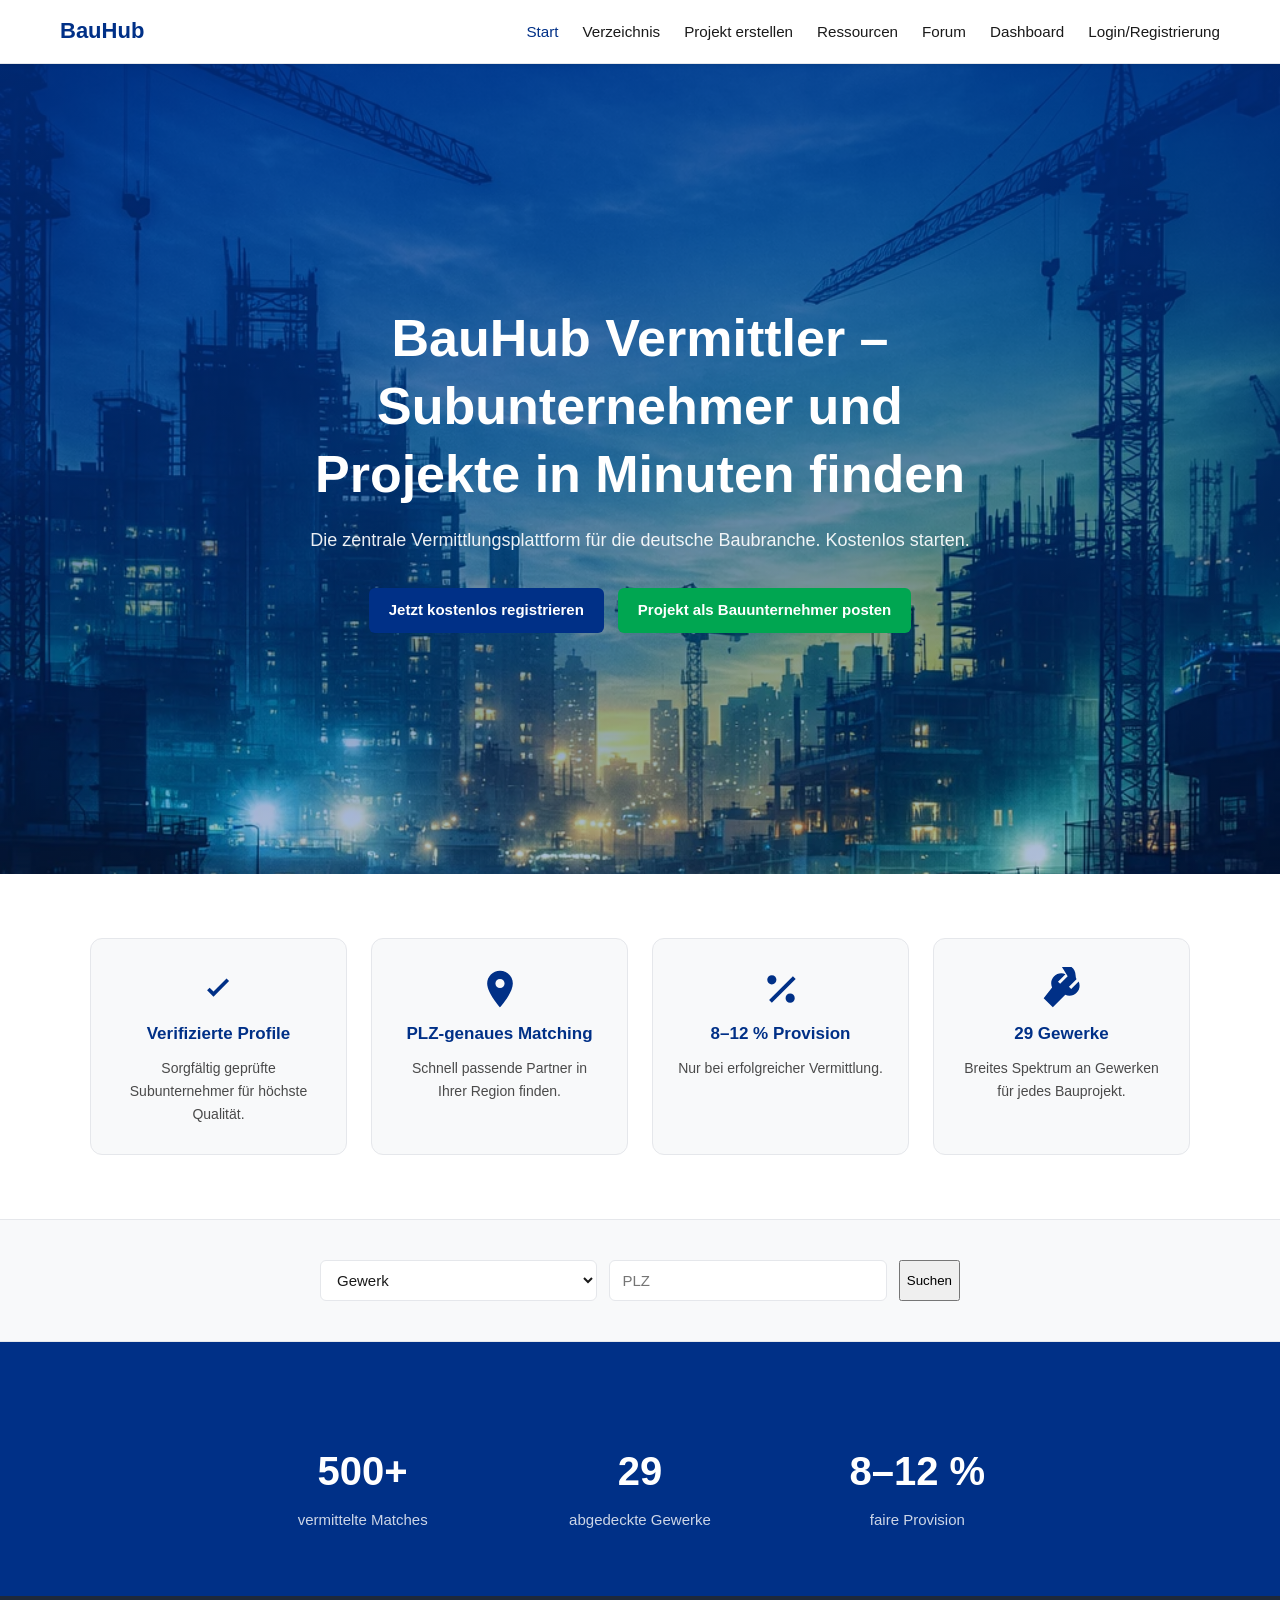
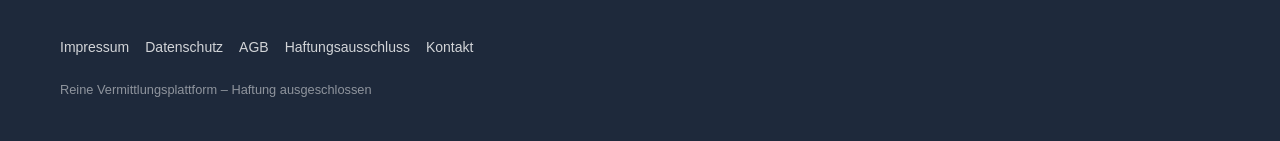
<file: index.html>
<!DOCTYPE html>
<html lang="de">
<head>
  <meta charset="UTF-8">
  <meta http-equiv="X-UA-Compatible" content="IE=edge">
  <meta name="viewport" content="width=device-width, initial-scale=1.0">
  <meta name="description" content="BauHub Vermittler – die zentrale Plattform für die Vermittlung von Subunternehmern und Bauprojekten in der deutschen Baubranche.">
  <title>BauHub Vermittler – Startseite</title>
  <link rel="stylesheet" href="css/style.css">
  <!-- Open Graph for social sharing -->
  <meta property="og:title" content="BauHub Vermittler">
  <meta property="og:description" content="Finde Subunternehmer und Bauprojekte in Minuten – PLZ-genaues Matching, verifizierte Profile und transparente Provision.">
  <meta property="og:image" content="images/hero-bg.png">
  <meta property="og:type" content="website">
  <meta property="og:url" content="/">
</head>
<body>
  <!-- Header -->
  <header role="banner">
    <div class="container nav">
      <a href="index.html" class="nav-logo">BauHub</a>
      <button class="nav-toggle" aria-label="Menü öffnen" aria-controls="primary-menu" aria-expanded="false">☰</button>
      <nav id="primary-menu" class="nav-menu" aria-label="Hauptmenü">
        <a href="index.html" aria-current="page">Start</a>
        <a href="verzeichnis.html">Verzeichnis</a>
        <a href="projekt-erstellen.html">Projekt erstellen</a>
        <a href="ressourcen.html">Ressourcen</a>
        <a href="forum.html">Forum</a>
        <a href="dashboard.html">Dashboard</a>
        <a href="login.html">Login/Registrierung</a>
      </nav>
    </div>
  </header>

  <!-- Hero Section -->
  <section class="hero" aria-labelledby="hero-heading">
    <div class="hero-content">
      <h1 id="hero-heading">BauHub Vermittler – Subunternehmer und Projekte in Minuten finden</h1>
      <p>Die zentrale Vermittlungsplattform für die deutsche Baubranche. Kostenlos starten.</p>
      <div class="cta">
        <a href="login.html" class="btn btn-primary" role="button">Jetzt kostenlos registrieren</a>
        <a href="projekt-erstellen.html" class="btn btn-accent" role="button">Projekt als Bauunternehmer posten</a>
      </div>
    </div>
  </section>

  <!-- Trust / Value Proposition Section -->
  <section class="trust-section">
    <div class="trust-grid">
      <div class="trust-card">
        <!-- Simple check icon -->
        <svg viewBox="0 0 24 24" aria-hidden="true" focusable="false"><path d="M9 16.2l-3.5-3.5 1.4-1.4L9 13.4l7.1-7.1 1.4 1.4z"></path></svg>
        <h3>Verifizierte Profile</h3>
        <p>Sorgfältig geprüfte Subunternehmer für höchste Qualität.</p>
      </div>
      <div class="trust-card">
        <!-- Map marker icon -->
        <svg viewBox="0 0 24 24" aria-hidden="true" focusable="false"><path d="M12 2C8.1 2 5 5.1 5 9c0 5.2 7 13 7 13s7-7.8 7-13c0-3.9-3.1-7-7-7zm0 9.5c-1.4 0-2.5-1.1-2.5-2.5S10.6 6.5 12 6.5s2.5 1.1 2.5 2.5S13.4 11.5 12 11.5z"></path></svg>
        <h3>PLZ‑genaues Matching</h3>
        <p>Schnell passende Partner in Ihrer Region finden.</p>
      </div>
      <div class="trust-card">
        <!-- Percent icon -->
        <svg viewBox="0 0 24 24" aria-hidden="true" focusable="false"><path d="M18.5 5l-13 13 1.5 1.5 13-13L18.5 5zM7 9.5C8.4 9.5 9.5 8.4 9.5 7S8.4 4.5 7 4.5 4.5 5.6 4.5 7 5.6 9.5 7 9.5zm10 10c1.4 0 2.5-1.1 2.5-2.5S18.4 14.5 17 14.5 14.5 15.6 14.5 17s1.1 2.5 2.5 2.5z"></path></svg>
        <h3>8–12 % Provision</h3>
        <p>Nur bei erfolgreicher Vermittlung.</p>
      </div>
      <div class="trust-card">
        <!-- Tools icon -->
        <svg viewBox="0 0 24 24" aria-hidden="true" focusable="false"><path d="M15.1 5.1c-.1 0-.1 0 0 0L11 9.2l-1.2-1.2 4.1-4.1c-.7-.3-1.5-.5-2.3-.5-3 0-5.5 2.5-5.5 5.5 0 .8.2 1.6.5 2.3L2 17l5 5 6.8-6.8c.7.3 1.5.5 2.3.5 3 0 5.5-2.5 5.5-5.5 0-.8-.2-1.6-.5-2.3l-4.1 4.1-1.2-1.2 4.1-4.1c-.3-.7-.5-1.5-.5-2.3 0-3-2.5-5.5-5.5-5.5-.8 0-1.6.2-2.3.5z"></path></svg>
        <h3>29 Gewerke</h3>
        <p>Breites Spektrum an Gewerken für jedes Bauprojekt.</p>
      </div>
    </div>
  </section>

  <!-- Search Section -->
  <section class="search-section" aria-labelledby="search-heading">
    <h2 id="search-heading" class="sr-only">Sofort nach Gewerken suchen</h2>
    <form class="search-form" role="search" action="verzeichnis.html" method="get">
      <select name="gewerk" aria-label="Gewerk auswählen">
        <option value="">Gewerk</option>
        <option value="Mauerer">Mauerer</option>
        <option value="Betonbauer">Beton- und Stahlbetonbauer</option>
        <option value="Zimmerer">Zimmerer</option>
        <option value="Dachdecker">Dachdecker</option>
        <option value="Elektriker">Elektriker</option>
        <option value="Sanitaer">Sanitär-, Heizungs- und Klimatechniker</option>
        <option value="Maler">Maler und Lackierer</option>
        <option value="Fliesenleger">Fliesen-, Platten- und Mosaikleger</option>
        <option value="Tiefbauer">Tiefbauer</option>
        <option value="Strassenbauer">Straßenbauer</option>
        <option value="Geruestbauer">Gerüstbauer</option>
        <option value="Tischler">Tischler</option>
        <option value="Stahlbauer">Stahl- und Metallbauer</option>
        <option value="Glasbauer">Glasbauer</option>
        <option value="Bodenleger">Bodenleger</option>
        <option value="Putzer">Putzer</option>
        <option value="Stuckateur">Stuckateur</option>
        <option value="Schlosser">Schlosser</option>
        <option value="Klempner">Klempner</option>
        <option value="Gartenbauer">Garten- und Landschaftsbauer</option>
        <option value="Rohrleitungsbauer">Rohrleitungsbauer</option>
        <option value="Isolierer">Isolierer</option>
        <option value="Fassadenbauer">Fassadenbauer</option>
        <option value="Energieberater">Energieberater</option>
        <option value="Nachhaltigkeitsberater">Nachhaltigkeitsberater</option>
        <option value="Baugeraete">Baugeräteführer</option>
        <option value="Statiker">Statiker / Tragwerksplanung</option>
        <option value="Altbausanierung">Altbausanierung</option>
        <option value="Bauleitung">Bauleitung</option>
      </select>
      <input type="text" name="plz" placeholder="PLZ" aria-label="Postleitzahl">
      <button type="submit">Suchen</button>
    </form>
  </section>

  <!-- Stats Section -->
  <section class="stats-section">
    <div class="stats-grid">
      <div>
        <div class="stat">500+</div>
        <div class="stat-label">vermittelte Matches</div>
      </div>
      <div>
        <div class="stat">29</div>
        <div class="stat-label">abgedeckte Gewerke</div>
      </div>
      <div>
        <div class="stat">8–12 %</div>
        <div class="stat-label">faire Provision</div>
      </div>
    </div>
  </section>

  <!-- Footer -->
  <footer role="contentinfo">
    <div class="container">
      <nav class="footer-links" aria-label="Footer">
        <a href="impressum.html">Impressum</a>
        <a href="datenschutz.html">Datenschutz</a>
        <a href="agb.html">AGB</a>
        <a href="haftungsausschluss.html">Haftungsausschluss</a>
        <a href="contact.html">Kontakt</a>
      </nav>
      <p class="disclaimer">Reine Vermittlungsplattform – Haftung ausgeschlossen</p>
    </div>
  </footer>

  <script>
    // Mobile navigation toggle
    const navToggle = document.querySelector('.nav-toggle');
    const navMenu = document.querySelector('.nav-menu');
    navToggle.addEventListener('click', () => {
      const expanded = navToggle.getAttribute('aria-expanded') === 'true' || false;
      navToggle.setAttribute('aria-expanded', !expanded);
      navMenu.classList.toggle('open');
    });
  </script>
</body>
</html>
</file>
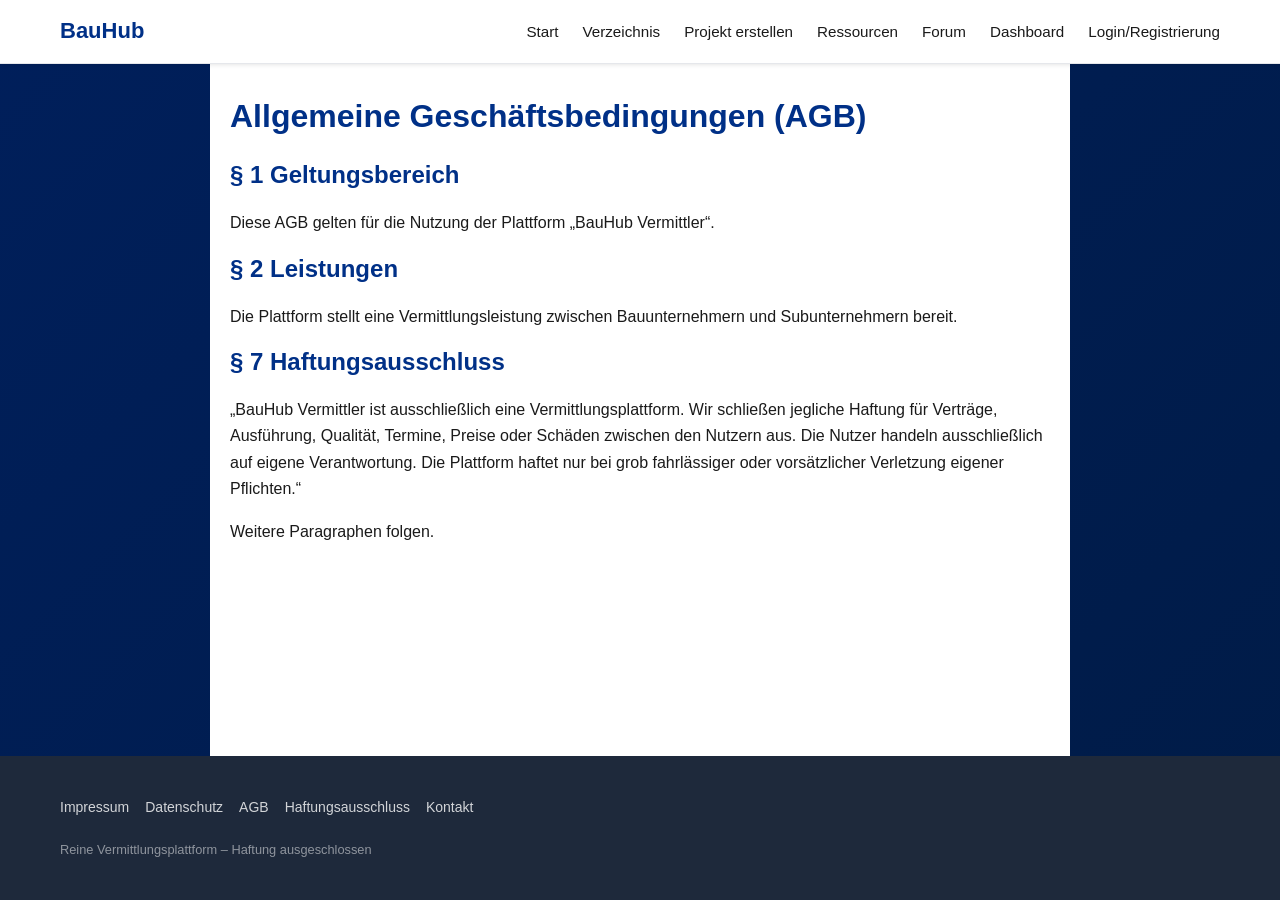
<file: agb.html>
<!DOCTYPE html>
<html lang="de">
<head>
  <meta charset="UTF-8">
  <meta name="viewport" content="width=device-width, initial-scale=1.0">
  <title>Allgemeine Geschäftsbedingungen – BauHub</title>
  <meta name="description" content="Die Allgemeinen Geschäftsbedingungen von BauHub regeln die Nutzung der Plattform sowie die Rechte und Pflichten von Bauunternehmern und Subunternehmern.">
  <meta property="og:title" content="AGB – BauHub">
  <meta property="og:description" content="Erfahren Sie alles über die Nutzungsbedingungen und Haftungsausschlüsse der Vermittlungsplattform BauHub.">
  <link rel="stylesheet" href="css/style.css">
</head>
<body>
  <header role="banner">
    <div class="container nav">
      <a href="index.html" class="nav-logo">BauHub</a>
      <button class="nav-toggle" aria-label="Menü öffnen" aria-controls="primary-menu" aria-expanded="false">☰</button>
      <nav id="primary-menu" class="nav-menu" aria-label="Hauptmenü">
        <a href="index.html">Start</a>
        <a href="verzeichnis.html">Verzeichnis</a>
        <a href="projekt-erstellen.html">Projekt erstellen</a>
        <a href="ressourcen.html">Ressourcen</a>
        <a href="forum.html">Forum</a>
        <a href="dashboard.html">Dashboard</a>
        <a href="login.html">Login/Registrierung</a>
      </nav>
    </div>
  </header>
  <main class="profile-container">
    <h1>Allgemeine Geschäftsbedingungen (AGB)</h1>
    <h2>§ 1 Geltungsbereich</h2>
    <p>Diese AGB gelten für die Nutzung der Plattform „BauHub Vermittler“.</p>
    <h2>§ 2 Leistungen</h2>
    <p>Die Plattform stellt eine Vermittlungsleistung zwischen Bauunternehmern und Subunternehmern bereit.</p>
    <h2>§ 7 Haftungsausschluss</h2>
    <p>„BauHub Vermittler ist ausschließlich eine Vermittlungsplattform. Wir schließen jegliche Haftung für Verträge, Ausführung, Qualität, Termine, Preise oder Schäden zwischen den Nutzern aus. Die Nutzer handeln ausschließlich auf eigene Verantwortung. Die Plattform haftet nur bei grob fahrlässiger oder vorsätzlicher Verletzung eigener Pflichten.“</p>
    <p>Weitere Paragraphen folgen.</p>
  </main>
  <footer role="contentinfo">
    <div class="container">
      <nav class="footer-links" aria-label="Footer">
        <a href="impressum.html">Impressum</a>
        <a href="datenschutz.html">Datenschutz</a>
        <a href="agb.html" aria-current="page">AGB</a>
        <a href="haftungsausschluss.html">Haftungsausschluss</a>
        <a href="contact.html">Kontakt</a>
      </nav>
      <p class="disclaimer">Reine Vermittlungsplattform – Haftung ausgeschlossen</p>
    </div>
  </footer>
  <script>
    const navToggle = document.querySelector('.nav-toggle');
    const navMenu = document.querySelector('.nav-menu');
    navToggle.addEventListener('click', () => {
      const expanded = navToggle.getAttribute('aria-expanded') === 'true' || false;
      navToggle.setAttribute('aria-expanded', !expanded);
      navMenu.classList.toggle('open');
    });
  </script>
</body>
</html>
</file>
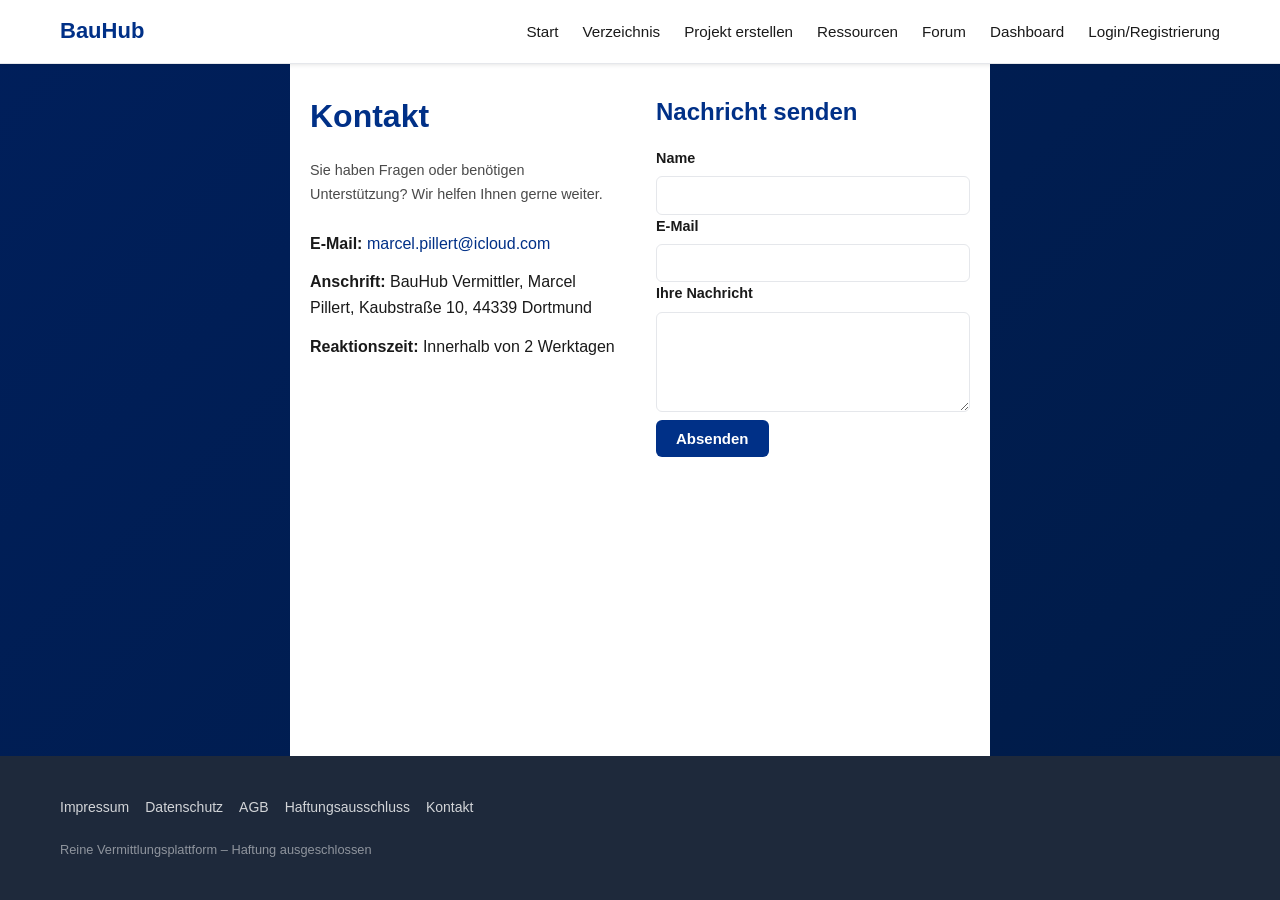
<file: contact.html>
<!DOCTYPE html>
<html lang="de">
<head>
  <meta charset="UTF-8">
  <meta name="viewport" content="width=device-width, initial-scale=1.0">
  <title>Kontakt – BauHub</title>
  <meta name="description" content="Kontaktieren Sie BauHub – wir beantworten gerne Ihre Fragen rund um die Vermittlungsplattform und unsere Dienstleistungen.">
  <meta property="og:title" content="Kontakt – BauHub">
  <meta property="og:description" content="Sie haben Fragen oder benötigen Unterstützung? Kontaktieren Sie uns über das Formular auf dieser Seite.">
  <link rel="stylesheet" href="css/style.css">
</head>
<body>
  <header role="banner">
    <div class="container nav">
      <a href="index.html" class="nav-logo">BauHub</a>
      <button class="nav-toggle" aria-label="Menü öffnen" aria-controls="primary-menu" aria-expanded="false">☰</button>
      <nav id="primary-menu" class="nav-menu" aria-label="Hauptmenü">
        <a href="index.html">Start</a>
        <a href="verzeichnis.html">Verzeichnis</a>
        <a href="projekt-erstellen.html">Projekt erstellen</a>
        <a href="ressourcen.html">Ressourcen</a>
        <a href="forum.html">Forum</a>
        <a href="dashboard.html">Dashboard</a>
        <a href="login.html">Login/Registrierung</a>
      </nav>
    </div>
  </header>
  <main class="contact-container">
    <div class="contact-layout" style="display:grid;grid-template-columns:1fr 1fr;gap:2rem;align-items:start">
      <div class="contact-info">
        <h1>Kontakt</h1>
        <p>Sie haben Fragen oder benötigen Unterstützung? Wir helfen Ihnen gerne weiter.</p>
        <ul style="list-style:none;padding:0;margin-top:1.5rem">
          <li style="margin-bottom:0.75rem"><strong>E-Mail:</strong> <a href="mailto:marcel.pillert@icloud.com">marcel.pillert@icloud.com</a></li>
          <li style="margin-bottom:0.75rem"><strong>Anschrift:</strong> BauHub Vermittler, Marcel Pillert, Kaubstraße 10, 44339 Dortmund</li>
          <li style="margin-bottom:0.75rem"><strong>Reaktionszeit:</strong> Innerhalb von 2 Werktagen</li>
        </ul>
      </div>
      <div class="contact-form">
        <h2>Nachricht senden</h2>
        <form>
          <label for="contact-name">Name</label>
          <input type="text" id="contact-name" name="name" required>
          <label for="contact-email">E-Mail</label>
          <input type="email" id="contact-email" name="email" required>
          <label for="contact-message">Ihre Nachricht</label>
          <textarea id="contact-message" name="message" rows="4" required></textarea>
          <button type="submit" class="btn btn-primary">Absenden</button>
        </form>
      </div>
    </div>
    <div id="contactStatus" class="alert" style="margin-top:1rem"></div>
  </main>
  <footer role="contentinfo">
    <div class="container">
      <nav class="footer-links" aria-label="Footer">
        <a href="impressum.html">Impressum</a>
        <a href="datenschutz.html">Datenschutz</a>
        <a href="agb.html">AGB</a>
        <a href="haftungsausschluss.html">Haftungsausschluss</a>
        <a href="contact.html" aria-current="page">Kontakt</a>
      </nav>
      <p class="disclaimer">Reine Vermittlungsplattform – Haftung ausgeschlossen</p>
    </div>
  </footer>
  <script>
    const navToggle = document.querySelector('.nav-toggle');
    const navMenu = document.querySelector('.nav-menu');
    navToggle.addEventListener('click', () => {
      const expanded = navToggle.getAttribute('aria-expanded') === 'true' || false;
      navToggle.setAttribute('aria-expanded', !expanded);
      navMenu.classList.toggle('open');
    });
    document.querySelector('form').addEventListener('submit', function(e) {
      e.preventDefault();
      const status = document.getElementById('contactStatus');
      status.textContent = 'Vielen Dank! Ihre Nachricht wurde übermittelt. Wir melden uns innerhalb von 2 Werktagen.';
      status.className = 'alert alert-success show';
      e.target.reset();
    });
  </script>
</body>
</html>
</file>
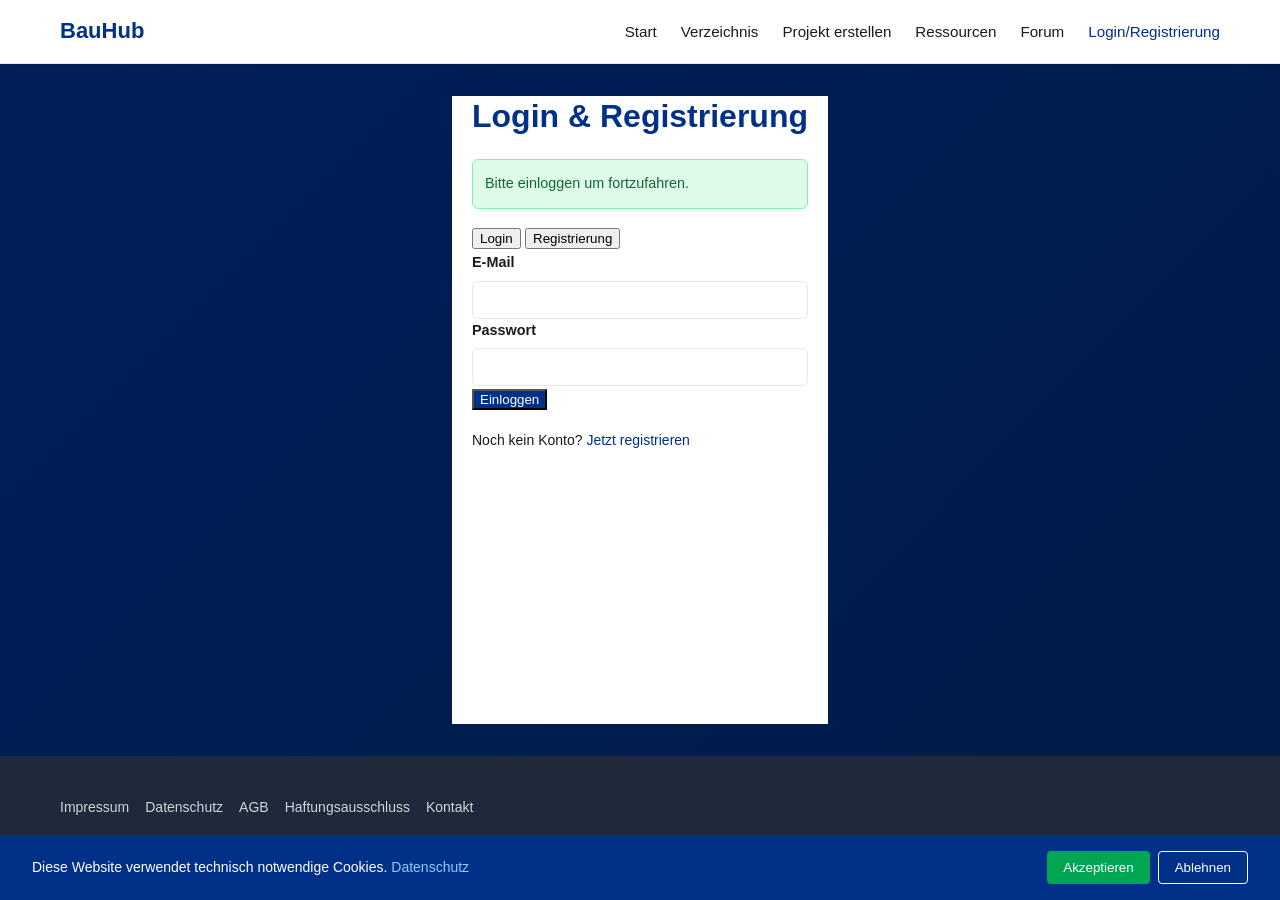
<file: dashboard.html>
<!DOCTYPE html>
<html lang="de">
<head>
  <meta charset="UTF-8">
  <meta name="viewport" content="width=device-width, initial-scale=1.0">
  <title>Dashboard – BauHub</title>
  <meta name="description" content="Ihr persönliches Dashboard bei BauHub: Verwalten Sie Projekte, Bewerbungen, Matches und Statistiken an einem Ort.">
  <meta property="og:title" content="Dashboard – BauHub">
  <meta property="og:description" content="Behalten Sie den Überblick über Ihre laufenden Projekte, Bewerbungen und Matches auf BauHub.">
  <link rel="stylesheet" href="css/style.css">
</head>
<body>
  <header role="banner">
    <div class="container nav">
      <a href="index.html" class="nav-logo">BauHub</a>
      <button class="nav-toggle" aria-label="Menü öffnen" aria-controls="primary-menu" aria-expanded="false">☰</button>
      <nav id="primary-menu" class="nav-menu" aria-label="Hauptmenü">
        <a href="index.html">Start</a>
        <a href="verzeichnis.html">Verzeichnis</a>
        <a href="projekt-erstellen.html">Projekt erstellen</a>
        <a href="ressourcen.html">Ressourcen</a>
        <a href="forum.html">Forum</a>
        <a href="dashboard.html" aria-current="page">Dashboard</a>
        <a href="mein-profil.html">Mein Profil</a>
        <a href="#" data-logout>Abmelden (<span data-user-company></span>)</a>
      </nav>
    </div>
  </header>

  <main class="dashboard-container">
    <div style="display:flex; justify-content:space-between; align-items:center; flex-wrap:wrap; gap:1rem; margin-bottom:1.5rem">
      <h1 style="margin:0">Dashboard</h1>
      <div id="notif-area"></div>
    </div>

    <!-- Premium Banner -->
    <div class="premium-banner" id="premiumBanner">
      <h2>Premium-Mitgliedschaft</h2>
      <p>Für nur 19 €/Monat profitieren Sie von erhöhter Sichtbarkeit und weiteren Vorteilen.</p>
      <button class="btn btn-accent" id="premiumUpgrade">Jetzt upgraden – 19 €/Monat</button>
    </div>
    <div id="premiumActive" style="display:none; background:#dcfce7; border:1px solid #86efac; border-radius:8px; padding:1rem; margin-bottom:1.5rem">
      ✅ <strong>Premium aktiv</strong> – erhöhte Sichtbarkeit bis <span id="premiumUntil"></span>
    </div>

    <div class="dashboard-tabs" role="tablist">
      <button role="tab" class="active" data-tab="projects">Projekte</button>
      <button role="tab" data-tab="applications">Bewerbungen</button>
      <button role="tab" data-tab="matches">Matches</button>
      <button role="tab" data-tab="stats">Statistiken</button>
      <button role="tab" data-tab="notifications">Benachrichtigungen <span id="notifBadge" style="background:#dc2626;color:white;border-radius:50%;padding:0 5px;font-size:0.75rem;display:none"></span></button>
    </div>

    <div id="dash-panels">
      <!-- PROJEKTE -->
      <div class="dashboard-panel active" id="projects" role="tabpanel">
        <div style="display:flex;justify-content:space-between;align-items:center;margin-bottom:1rem">
          <h3>Meine Projekte</h3>
          <a href="projekt-erstellen.html" class="btn-primary" style="padding:0.5rem 1rem;font-size:0.875rem">+ Neues Projekt</a>
        </div>
        <div id="projectsList">
          <p style="color:#6b7280">Lädt Projekte...</p>
        </div>
      </div>

      <!-- BEWERBUNGEN -->
      <div class="dashboard-panel" id="applications" role="tabpanel">
        <h3>Meine Bewerbungen</h3>
        <div id="applicationsList">
          <p style="color:#6b7280">Lädt Bewerbungen...</p>
        </div>
      </div>

      <!-- MATCHES -->
      <div class="dashboard-panel" id="matches" role="tabpanel">
        <h3>Meine Matches</h3>
        <div id="matchesList">
          <p style="color:#6b7280">Lädt Matches...</p>
        </div>
      </div>

      <!-- STATISTIKEN -->
      <div class="dashboard-panel" id="stats" role="tabpanel">
        <h3>Statistiken</h3>
        <div id="statsList">
          <p style="color:#6b7280">Lädt Statistiken...</p>
        </div>
      </div>

      <!-- BENACHRICHTIGUNGEN -->
      <div class="dashboard-panel" id="notifications" role="tabpanel">
        <h3>Benachrichtigungen</h3>
        <div id="notificationsList">
          <p style="color:#6b7280">Lädt Benachrichtigungen...</p>
        </div>
      </div>
    </div>
  </main>

  <footer role="contentinfo">
    <div class="container">
      <nav class="footer-links" aria-label="Footer">
        <a href="impressum.html">Impressum</a>
        <a href="datenschutz.html">Datenschutz</a>
        <a href="agb.html">AGB</a>
        <a href="haftungsausschluss.html">Haftungsausschluss</a>
        <a href="contact.html">Kontakt</a>
      </nav>
      <p class="disclaimer">Reine Vermittlungsplattform – Haftung ausgeschlossen</p>
    </div>
  </footer>

  <script src="js/config.js"></script>
  <script src="js/api.js"></script>
  <script src="js/auth.js"></script>
  <script>
    // Nav Toggle
    document.querySelector('.nav-toggle').addEventListener('click', function() {
      const exp = this.getAttribute('aria-expanded') === 'true';
      this.setAttribute('aria-expanded', !exp);
      document.querySelector('.nav-menu').classList.toggle('open');
    });

    // Dashboard Tabs
    document.querySelectorAll('.dashboard-tabs button').forEach(tab => {
      tab.addEventListener('click', () => {
        document.querySelectorAll('.dashboard-tabs button').forEach(t => t.classList.remove('active'));
        document.querySelectorAll('.dashboard-panel').forEach(p => p.classList.remove('active'));
        tab.classList.add('active');
        document.getElementById(tab.dataset.tab).classList.add('active');
      });
    });

    // URL-Parameter
    const urlParams = new URLSearchParams(window.location.search);
    if (urlParams.get('premium') === 'success') {
      BauHubAuth.toast('Premium-Abonnement aktiviert!', 'success');
    }

    async function initDashboard() {
      // Einloggcheck
      BauHubAPI.auth.redirectIfNotLoggedIn();

      const profile = await BauHubAuth.loadUserProfile();
      if (!profile) return;

      // Nutzername in Nav
      document.querySelectorAll('[data-user-company]').forEach(el => el.textContent = profile.company);

      // Premium Status
      if (profile.premium_until && new Date(profile.premium_until) > new Date()) {
        document.getElementById('premiumBanner').style.display = 'none';
        document.getElementById('premiumActive').style.display = 'block';
        document.getElementById('premiumUntil').textContent = new Date(profile.premium_until).toLocaleDateString('de-DE');
      }

      // Projekte laden
      await loadProjects(profile);

      // Bewerbungen laden
      await loadApplications(profile);

      // Matches laden
      await loadMatches(profile);

      // Stats laden
      loadStats(profile);

      // Benachrichtigungen laden
      await loadNotifications();
    }

    async function loadProjects(profile) {
      const config = BauHubConfig.supabase;
      const token = localStorage.getItem('bauhub_token');
      const res = await fetch(`${config.url}/rest/v1/projects?creator_id=eq.${profile.id}&select=*&order=created_at.desc`, {
        headers: { 'apikey': config.anonKey, 'Authorization': `Bearer ${token}` }
      }).catch(() => null);

      const projects = res?.ok ? await res.json() : [];
      const el = document.getElementById('projectsList');

      if (!projects.length) {
        el.innerHTML = '<p style="color:#6b7280">Noch keine Projekte. <a href="projekt-erstellen.html">Jetzt erstellen</a></p>';
        return;
      }

      el.innerHTML = `<table>
        <thead><tr><th>Titel</th><th>Gewerke</th><th>Status</th><th>Budget</th><th>Aktionen</th></tr></thead>
        <tbody>${projects.map(p => `
          <tr>
            <td>${escHtml(p.title)}</td>
            <td>${(p.gewerke||[]).join(', ')}</td>
            <td><span style="background:${p.status==='offen'?'#dcfce7':p.status==='abgeschlossen'?'#dbeafe':'#fef9c3'};padding:2px 8px;border-radius:4px;font-size:0.8rem">${escHtml(p.status)}</span></td>
            <td>${p.budget_min||'?'}–${p.budget_max||'?'} €</td>
            <td><a href="projekt-detail.html?id=${p.id}">Ansehen</a></td>
          </tr>`).join('')}
        </tbody></table>`;
    }

    async function loadApplications(profile) {
      const config = BauHubConfig.supabase;
      const token = localStorage.getItem('bauhub_token');
      const res = await fetch(`${config.url}/rest/v1/applications?applicant_id=eq.${profile.id}&select=*,projects(title,plz)&order=created_at.desc`, {
        headers: { 'apikey': config.anonKey, 'Authorization': `Bearer ${token}` }
      }).catch(() => null);

      const apps = res?.ok ? await res.json() : [];
      const el = document.getElementById('applicationsList');

      if (!apps.length) {
        el.innerHTML = '<p style="color:#6b7280">Noch keine Bewerbungen.</p>';
        return;
      }

      el.innerHTML = `<table>
        <thead><tr><th>Projekt</th><th>Status</th><th>Datum</th></tr></thead>
        <tbody>${apps.map(a => `
          <tr>
            <td>${escHtml(a.projects?.title || 'Unbekannt')}</td>
            <td>${escHtml(a.status)}</td>
            <td>${new Date(a.created_at).toLocaleDateString('de-DE')}</td>
          </tr>`).join('')}
        </tbody></table>`;
    }

    async function loadMatches(profile) {
      const config = BauHubConfig.supabase;
      const token = localStorage.getItem('bauhub_token');
      const res = await fetch(`${config.url}/rest/v1/matches?or=(subunternehmer_id.eq.${profile.id},bauunternehmer_id.eq.${profile.id})&select=*,projects(title)&order=created_at.desc`, {
        headers: { 'apikey': config.anonKey, 'Authorization': `Bearer ${token}` }
      }).catch(() => null);

      const matches = res?.ok ? await res.json() : [];
      const el = document.getElementById('matchesList');

      if (!matches.length) {
        el.innerHTML = '<p style="color:#6b7280">Noch keine Matches.</p>';
        return;
      }

      el.innerHTML = `<table>
        <thead><tr><th>Projekt</th><th>Status</th><th>KI-Score</th><th>Provision</th><th>Aktion</th></tr></thead>
        <tbody>${matches.map(m => `
          <tr>
            <td>${escHtml(m.projects?.title || 'Unbekannt')}</td>
            <td>${escHtml(m.status)}</td>
            <td>${m.ai_score ? Math.round(m.ai_score) + '%' : '—'}</td>
            <td>${m.provision_rate}%</td>
            <td>${m.status !== 'beide_bestaetigt' && m.status !== 'abgelehnt'
              ? `<button onclick="confirmMatch('${m.id}')" class="btn-primary" style="padding:4px 10px;font-size:0.8rem">Bestätigen</button>`
              : escHtml(m.status)}</td>
          </tr>`).join('')}
        </tbody></table>`;
    }

    function loadStats(profile) {
      const el = document.getElementById('statsList');
      el.innerHTML = `
        <div style="display:grid;grid-template-columns:repeat(auto-fit,minmax(160px,1fr));gap:1rem">
          <div style="background:#f8fafc;border-radius:8px;padding:1.25rem;text-align:center">
            <div style="font-size:2rem;font-weight:700;color:#003087" id="statsProjects">—</div>
            <div style="color:#6b7280;font-size:0.875rem">Projekte</div>
          </div>
          <div style="background:#f8fafc;border-radius:8px;padding:1.25rem;text-align:center">
            <div style="font-size:2rem;font-weight:700;color:#00A651" id="statsMatches">—</div>
            <div style="color:#6b7280;font-size:0.875rem">Matches</div>
          </div>
          <div style="background:#f8fafc;border-radius:8px;padding:1.25rem;text-align:center">
            <div style="font-size:2rem;font-weight:700;color:#003087">${(profile.rating || 0).toFixed(1)}</div>
            <div style="color:#6b7280;font-size:0.875rem">Ø Bewertung</div>
          </div>
          <div style="background:#f8fafc;border-radius:8px;padding:1.25rem;text-align:center">
            <div style="font-size:2rem;font-weight:700;color:${BauHubAuth.isPremium()?'#00A651':'#9ca3af'}">
              ${BauHubAuth.isPremium() ? 'Premium' : 'Standard'}
            </div>
            <div style="color:#6b7280;font-size:0.875rem">Mitgliedschaft</div>
          </div>
        </div>`;

      // Stats asynchron nachladen
      const config = BauHubConfig.supabase;
      const token = localStorage.getItem('bauhub_token');
      Promise.all([
        fetch(`${config.url}/rest/v1/projects?creator_id=eq.${profile.id}&select=id`, { headers: { 'apikey': config.anonKey, 'Authorization': `Bearer ${token}`, 'Prefer': 'count=exact' } }),
        fetch(`${config.url}/rest/v1/matches?or=(subunternehmer_id.eq.${profile.id},bauunternehmer_id.eq.${profile.id})&select=id`, { headers: { 'apikey': config.anonKey, 'Authorization': `Bearer ${token}`, 'Prefer': 'count=exact' } }),
      ]).then(async ([p, m]) => {
        const pc = p.headers.get('content-range')?.split('/')[1] || '0';
        const mc = m.headers.get('content-range')?.split('/')[1] || '0';
        document.getElementById('statsProjects').textContent = pc;
        document.getElementById('statsMatches').textContent = mc;
      }).catch(() => {});
    }

    async function loadNotifications() {
      const notifs = await BauHubAPI.notifications.list();
      const el = document.getElementById('notificationsList');
      const badge = document.getElementById('notifBadge');

      if (notifs.length > 0) {
        badge.textContent = notifs.length;
        badge.style.display = 'inline';
      }

      if (!notifs.length) {
        el.innerHTML = '<p style="color:#6b7280">Keine neuen Benachrichtigungen.</p>';
        return;
      }

      el.innerHTML = notifs.map(n => `
        <div style="border:1px solid #e5e7eb;border-radius:8px;padding:1rem;margin-bottom:0.75rem;cursor:pointer" onclick="markNotifRead('${n.id}',this)">
          <strong>${escHtml(n.title)}</strong>
          <p style="margin:0.25rem 0 0;color:#4b5563;font-size:0.875rem">${escHtml(n.message)}</p>
          <small style="color:#9ca3af">${new Date(n.created_at).toLocaleString('de-DE')}</small>
        </div>`).join('');
    }

    async function confirmMatch(matchId) {
      const { data, error } = await BauHubAPI.matches.confirm({ matchId });
      if (error) {
        BauHubAuth.toast('Fehler: ' + error, 'error');
      } else {
        BauHubAuth.toast('Match bestätigt!', 'success');
        await loadMatches(BauHubAuth.getProfile());
      }
    }

    async function markNotifRead(id, el) {
      await BauHubAPI.notifications.markRead(id);
      el.style.opacity = '0.5';
    }

    function escHtml(str) {
      return String(str || '').replace(/&/g,'&amp;').replace(/</g,'&lt;').replace(/>/g,'&gt;').replace(/"/g,'&quot;');
    }

    // Premium Upgrade
    document.getElementById('premiumUpgrade').addEventListener('click', async () => {
      const btn = document.getElementById('premiumUpgrade');
      BauHubAuth.setLoading(btn, true, 'Wird vorbereitet...');
      const { data, error } = await BauHubAPI.premium.subscribe({});
      BauHubAuth.setLoading(btn, false);

      if (error) {
        BauHubAuth.toast('Fehler: ' + error, 'error');
        return;
      }
      if (data?.checkoutUrl) {
        window.location.href = data.checkoutUrl;
      } else if (data?.success) {
        BauHubAuth.toast('Premium aktiviert!', 'success');
        location.reload();
      }
    });

    initDashboard();
  </script>
</body>
</html>
</file>
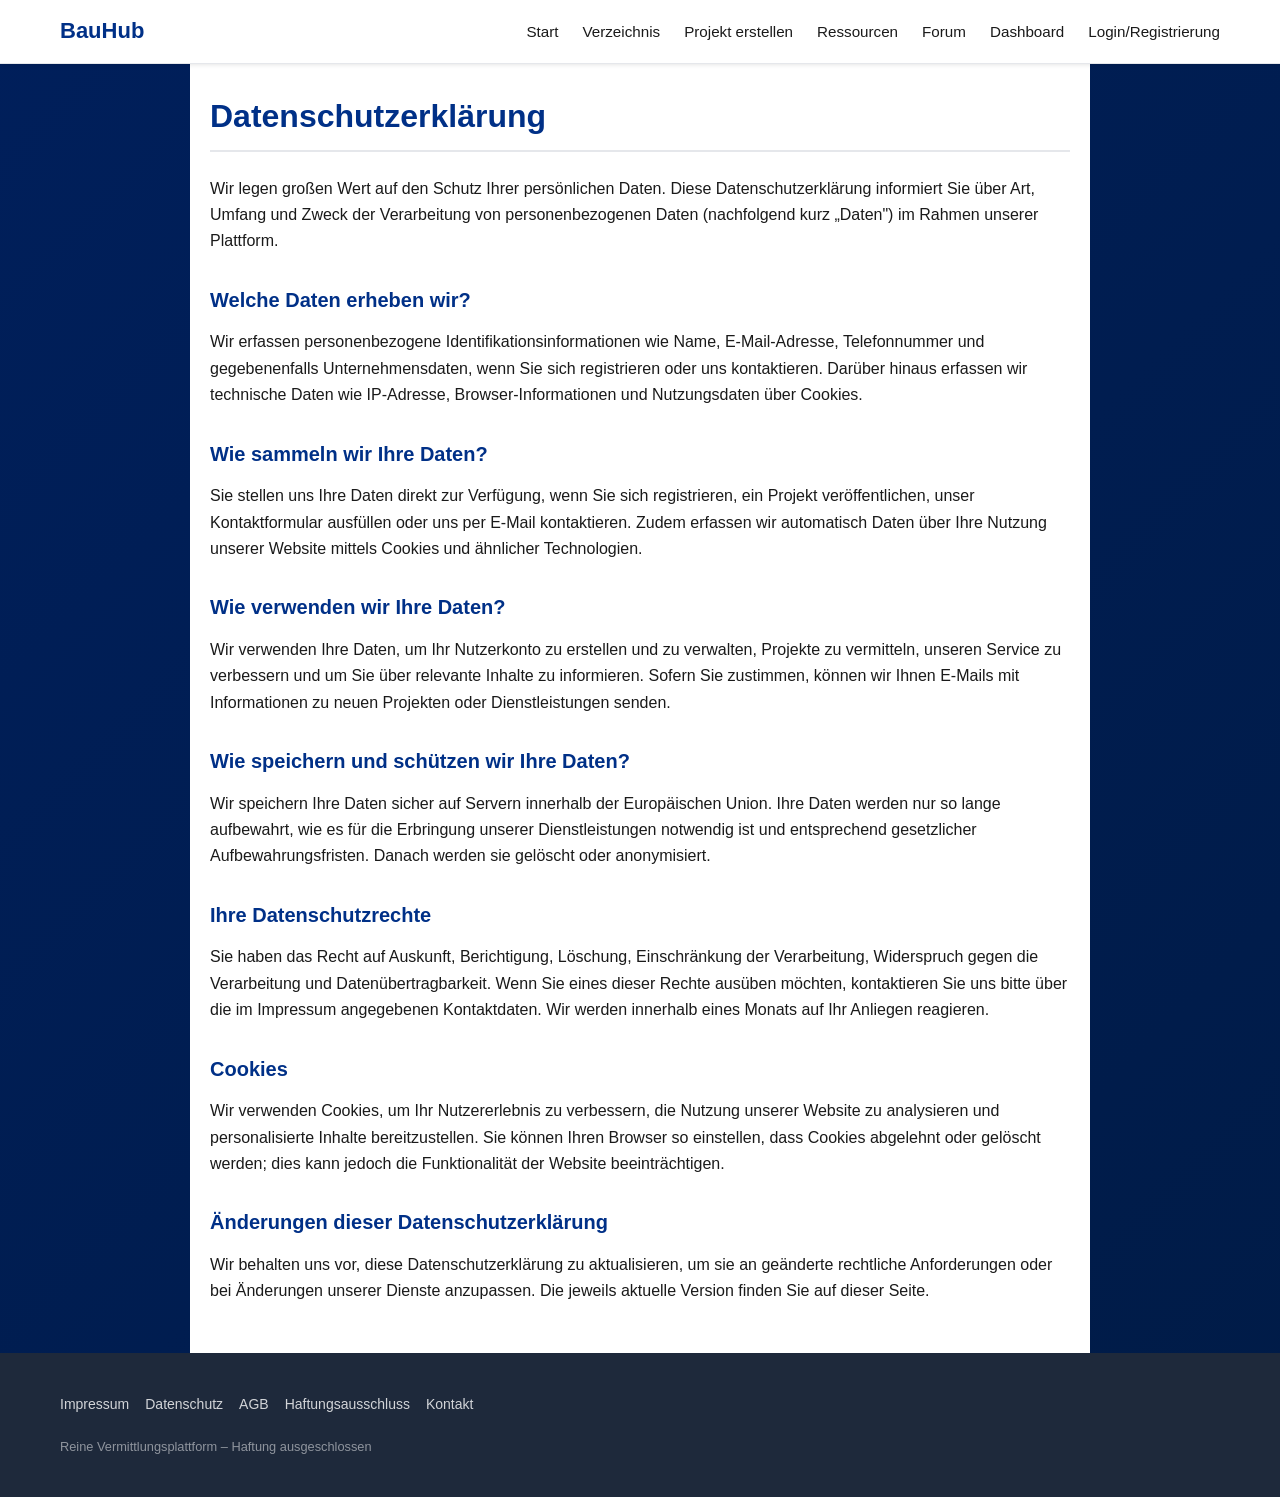
<file: datenschutz.html>
<!DOCTYPE html>
<html lang="de">
<head>
  <meta charset="UTF-8">
  <meta name="viewport" content="width=device-width, initial-scale=1.0">
  <title>Datenschutzerklärung – BauHub</title>
  <meta name="description" content="Datenschutzerklärung für BauHub: Erfahren Sie, welche Daten wir erheben, wie wir sie verwenden, speichern und welche Rechte Sie haben.">
  <meta property="og:title" content="Datenschutzerklärung – BauHub">
  <meta property="og:description" content="Transparente Informationen zum Datenschutz bei BauHub: Art, Umfang und Zweck der Verarbeitung personenbezogener Daten und Ihre Rechte als Nutzer.">
  <link rel="stylesheet" href="css/style.css">
</head>
<body>
  <header role="banner">
    <div class="container nav">
      <a href="index.html" class="nav-logo">BauHub</a>
      <button class="nav-toggle" aria-label="Menü öffnen" aria-controls="primary-menu" aria-expanded="false">☰</button>
      <nav id="primary-menu" class="nav-menu" aria-label="Hauptmenü">
        <a href="index.html">Start</a>
        <a href="verzeichnis.html">Verzeichnis</a>
        <a href="projekt-erstellen.html">Projekt erstellen</a>
        <a href="ressourcen.html">Ressourcen</a>
        <a href="forum.html">Forum</a>
        <a href="dashboard.html">Dashboard</a>
        <a href="login.html">Login/Registrierung</a>
      </nav>
    </div>
  </header>
  <main class="page-wrapper">
    <h1>Datenschutzerklärung</h1>
    <p>Wir legen großen Wert auf den Schutz Ihrer persönlichen Daten. Diese Datenschutzerklärung informiert Sie über Art, Umfang und Zweck der Verarbeitung von personenbezogenen Daten (nachfolgend kurz „Daten") im Rahmen unserer Plattform.</p>
    <h2>Welche Daten erheben wir?</h2>
    <p>Wir erfassen personenbezogene Identifikationsinformationen wie Name, E‑Mail‑Adresse, Telefonnummer und gegebenenfalls Unternehmensdaten, wenn Sie sich registrieren oder uns kontaktieren. Darüber hinaus erfassen wir technische Daten wie IP‑Adresse, Browser‑Informationen und Nutzungsdaten über Cookies.</p>
    <h2>Wie sammeln wir Ihre Daten?</h2>
    <p>Sie stellen uns Ihre Daten direkt zur Verfügung, wenn Sie sich registrieren, ein Projekt veröffentlichen, unser Kontaktformular ausfüllen oder uns per E‑Mail kontaktieren. Zudem erfassen wir automatisch Daten über Ihre Nutzung unserer Website mittels Cookies und ähnlicher Technologien.</p>
    <h2>Wie verwenden wir Ihre Daten?</h2>
    <p>Wir verwenden Ihre Daten, um Ihr Nutzerkonto zu erstellen und zu verwalten, Projekte zu vermitteln, unseren Service zu verbessern und um Sie über relevante Inhalte zu informieren. Sofern Sie zustimmen, können wir Ihnen E‑Mails mit Informationen zu neuen Projekten oder Dienstleistungen senden.</p>
    <h2>Wie speichern und schützen wir Ihre Daten?</h2>
    <p>Wir speichern Ihre Daten sicher auf Servern innerhalb der Europäischen Union. Ihre Daten werden nur so lange aufbewahrt, wie es für die Erbringung unserer Dienstleistungen notwendig ist und entsprechend gesetzlicher Aufbewahrungsfristen. Danach werden sie gelöscht oder anonymisiert.</p>
    <h2>Ihre Datenschutzrechte</h2>
    <p>Sie haben das Recht auf Auskunft, Berichtigung, Löschung, Einschränkung der Verarbeitung, Widerspruch gegen die Verarbeitung und Datenübertragbarkeit. Wenn Sie eines dieser Rechte ausüben möchten, kontaktieren Sie uns bitte über die im Impressum angegebenen Kontaktdaten. Wir werden innerhalb eines Monats auf Ihr Anliegen reagieren.</p>
    <h2>Cookies</h2>
    <p>Wir verwenden Cookies, um Ihr Nutzererlebnis zu verbessern, die Nutzung unserer Website zu analysieren und personalisierte Inhalte bereitzustellen. Sie können Ihren Browser so einstellen, dass Cookies abgelehnt oder gelöscht werden; dies kann jedoch die Funktionalität der Website beeinträchtigen.</p>
    <h2>Änderungen dieser Datenschutzerklärung</h2>
    <p>Wir behalten uns vor, diese Datenschutzerklärung zu aktualisieren, um sie an geänderte rechtliche Anforderungen oder bei Änderungen unserer Dienste anzupassen. Die jeweils aktuelle Version finden Sie auf dieser Seite.</p>
  </main>
  <footer role="contentinfo">
    <div class="container">
      <nav class="footer-links" aria-label="Footer">
        <a href="impressum.html">Impressum</a>
        <a href="datenschutz.html" aria-current="page">Datenschutz</a>
        <a href="agb.html">AGB</a>
        <a href="haftungsausschluss.html">Haftungsausschluss</a>
        <a href="contact.html">Kontakt</a>
      </nav>
      <p class="disclaimer">Reine Vermittlungsplattform – Haftung ausgeschlossen</p>
    </div>
  </footer>
  <script>
    const navToggle = document.querySelector('.nav-toggle');
    const navMenu = document.querySelector('.nav-menu');
    navToggle.addEventListener('click', () => {
      const expanded = navToggle.getAttribute('aria-expanded') === 'true' || false;
      navToggle.setAttribute('aria-expanded', !expanded);
      navMenu.classList.toggle('open');
    });
  </script>
</body>
</html>
</file>
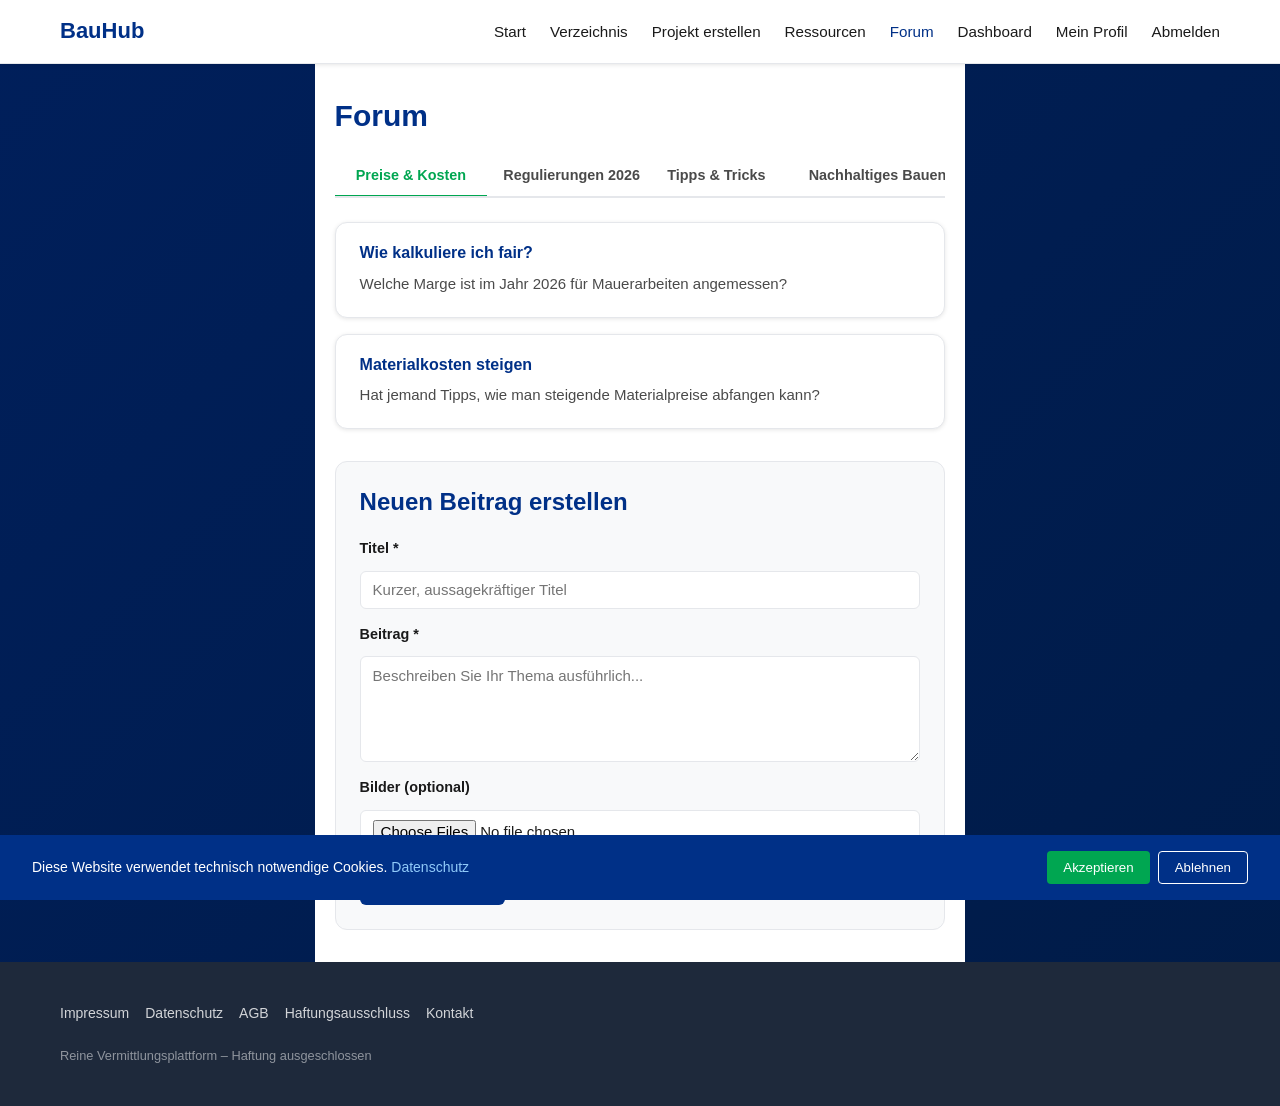
<file: forum.html>
<!DOCTYPE html>
<html lang="de">
<head>
  <meta charset="UTF-8">
  <meta name="viewport" content="width=device-width, initial-scale=1.0">
  <title>Forum – BauHub</title>
  <meta name="description" content="Diskutieren Sie im BauHub-Forum über Preise, Regulierungen, Tipps und nachhaltiges Bauen. Tauschen Sie sich mit anderen Profis aus.">
  <meta property="og:title" content="Forum – BauHub">
  <meta property="og:description" content="Nehmen Sie an Diskussionen über Bauprojekte, Regulierungen, Tipps & Tricks und nachhaltiges Bauen teil.">
  <link rel="stylesheet" href="css/style.css">
</head>
<body>
  <header role="banner">
    <div class="container nav">
      <a href="index.html" class="nav-logo">BauHub</a>
      <button class="nav-toggle" aria-label="Menü öffnen" aria-controls="primary-menu" aria-expanded="false">☰</button>
      <nav id="primary-menu" class="nav-menu" aria-label="Hauptmenü">
        <a href="index.html">Start</a>
        <a href="verzeichnis.html">Verzeichnis</a>
        <a href="projekt-erstellen.html">Projekt erstellen</a>
        <a href="ressourcen.html">Ressourcen</a>
        <a href="forum.html" aria-current="page">Forum</a>
        <a href="dashboard.html">Dashboard</a>
        <a href="mein-profil.html">Mein Profil</a>
        <a href="#" data-logout>Abmelden</a>
      </nav>
    </div>
  </header>

  <main class="forum-container">
    <h1>Forum</h1>
    <div class="tabs forum-tabs" role="tablist">
      <button role="tab" aria-selected="true" class="active" data-tab="preise">Preise &amp; Kosten</button>
      <button role="tab" aria-selected="false" data-tab="regulierungen">Regulierungen 2026</button>
      <button role="tab" aria-selected="false" data-tab="tipps">Tipps &amp; Tricks</button>
      <button role="tab" aria-selected="false" data-tab="nachhaltig">Nachhaltiges Bauen</button>
    </div>
    <div id="forum-panels">
      <!-- Preise & Kosten Panel -->
      <div class="tab-panel forum-panel active" id="preise" role="tabpanel">
        <article class="forum-thread">
          <h3>Wie kalkuliere ich fair?</h3>
          <p>Welche Marge ist im Jahr 2026 für Mauerarbeiten angemessen?</p>
        </article>
        <article class="forum-thread">
          <h3>Materialkosten steigen</h3>
          <p>Hat jemand Tipps, wie man steigende Materialpreise abfangen kann?</p>
        </article>
      </div>
      <!-- Regulierungen 2026 Panel -->
      <div class="tab-panel forum-panel" id="regulierungen" role="tabpanel">
        <article class="forum-thread">
          <h3>Neue Sicherheitsnormen</h3>
          <p>Welche Änderungen gibt es bei den Sicherheitsnormen im Bau 2026?</p>
        </article>
      </div>
      <!-- Tipps & Tricks Panel -->
      <div class="tab-panel forum-panel" id="tipps" role="tabpanel">
        <article class="forum-thread">
          <h3>Effiziente Baustellenplanung</h3>
          <p>Wie plant ihr eure Baustellen effizient, um Zeit zu sparen?</p>
        </article>
      </div>
      <!-- Nachhaltiges Bauen Panel -->
      <div class="tab-panel forum-panel" id="nachhaltig" role="tabpanel">
        <article class="forum-thread">
          <h3>Recycling von Baumaterialien</h3>
          <p>Erfahrungen und Tipps zum Einsatz von Recyclingmaterialien.</p>
        </article>
      </div>
    </div>
    <div class="new-post">
      <h2>Neuen Beitrag erstellen</h2>
      <form id="newPostForm">
        <div class="field"><label for="post-title">Titel *</label><input type="text" id="post-title" name="post-title" placeholder="Kurzer, aussagekräftiger Titel" required></div>
        <div class="field"><label for="post-content">Beitrag *</label><textarea id="post-content" name="post-content" rows="5" placeholder="Beschreiben Sie Ihr Thema ausführlich..." required></textarea></div>
        <div class="field"><label for="post-images">Bilder (optional)</label><input type="file" id="post-images" name="post-images" accept="image/*" multiple></div>
        <button type="submit" class="btn btn-primary">Beitrag posten</button>
      </form>
    </div>
  </main>

  <!-- Footer -->
  <footer role="contentinfo">
    <div class="container">
      <nav class="footer-links" aria-label="Footer">
        <a href="impressum.html">Impressum</a>
        <a href="datenschutz.html">Datenschutz</a>
        <a href="agb.html">AGB</a>
        <a href="haftungsausschluss.html">Haftungsausschluss</a>
        <a href="contact.html">Kontakt</a>
      </nav>
      <p class="disclaimer">Reine Vermittlungsplattform – Haftung ausgeschlossen</p>
    </div>
  </footer>

  <script src="js/config.js"></script>
  <script src="js/api.js"></script>
  <script src="js/auth.js"></script>
  <script>
    // Navigation toggle
    const navToggle = document.querySelector('.nav-toggle');
    const navMenu = document.querySelector('.nav-menu');
    navToggle.addEventListener('click', () => {
      const expanded = navToggle.getAttribute('aria-expanded') === 'true' || false;
      navToggle.setAttribute('aria-expanded', !expanded);
      navMenu.classList.toggle('open');
    });

    // Logout handler
    const logoutLink = document.querySelector('[data-logout]');
    if (logoutLink) {
      logoutLink.addEventListener('click', (e) => {
        e.preventDefault();
        BauHubAuth.logout();
      });
    }

    // Tab switching logic
    const tabs = document.querySelectorAll('.forum-tabs button');
    const panels = document.querySelectorAll('.forum-panel');
    tabs.forEach(tab => {
      tab.addEventListener('click', () => {
        tabs.forEach(t => {
          t.classList.remove('active');
          t.setAttribute('aria-selected', 'false');
        });
        panels.forEach(p => p.classList.remove('active'));
        tab.classList.add('active');
        tab.setAttribute('aria-selected', 'true');
        document.getElementById(tab.dataset.tab).classList.add('active');
      });
    });

    // Load forum posts for current tab
    async function loadPosts(category) {
      try {
        const posts = await BauHubAPI.forum.list({ category });
        const panel = document.getElementById(category);
        if (!panel || !posts || !posts.length) return;
        // Remove existing dynamic posts to avoid duplication
        panel.querySelectorAll('.forum-thread[data-dynamic]').forEach(el => el.remove());
        posts.forEach(post => {
          const article = document.createElement('article');
          article.className = 'forum-thread';
          article.setAttribute('data-dynamic', '1');
          article.innerHTML = `<h3>${post.title}</h3><p>${post.content}</p>`;
          panel.appendChild(article);
        });
      } catch (err) {
        console.error('Beiträge konnten nicht geladen werden:', err);
      }
    }

    // Load posts for the initially active tab
    const activeTab = document.querySelector('.forum-tabs button.active');
    if (activeTab) {
      loadPosts(activeTab.dataset.tab);
    }

    // Reload posts when switching tabs
    tabs.forEach(tab => {
      tab.addEventListener('click', () => {
        loadPosts(tab.dataset.tab);
      });
    });

    // New post form submission
    const newPostForm = document.getElementById('newPostForm');
    if (newPostForm) {
      newPostForm.addEventListener('submit', async (e) => {
        e.preventDefault();
        const submitBtn = newPostForm.querySelector('button[type="submit"]');
        const formData = Object.fromEntries(new FormData(e.target));
        const currentActiveTab = document.querySelector('.forum-tabs button.active');
        if (currentActiveTab) {
          formData.category = currentActiveTab.dataset.tab;
        }
        BauHubAuth.setLoading(submitBtn, true);
        try {
          await BauHubAPI.forum.create({
            title: formData['post-title'],
            content: formData['post-content'],
            category: formData.category
          });
          BauHubAuth.toast('Beitrag wurde veröffentlicht.', 'success');
          newPostForm.reset();
          if (formData.category) {
            loadPosts(formData.category);
          }
        } catch (err) {
          console.error(err);
          BauHubAuth.toast('Fehler beim Posten des Beitrags.', 'error');
        } finally {
          BauHubAuth.setLoading(submitBtn, false);
        }
      });
    }
  </script>
</body>
</html>
</file>
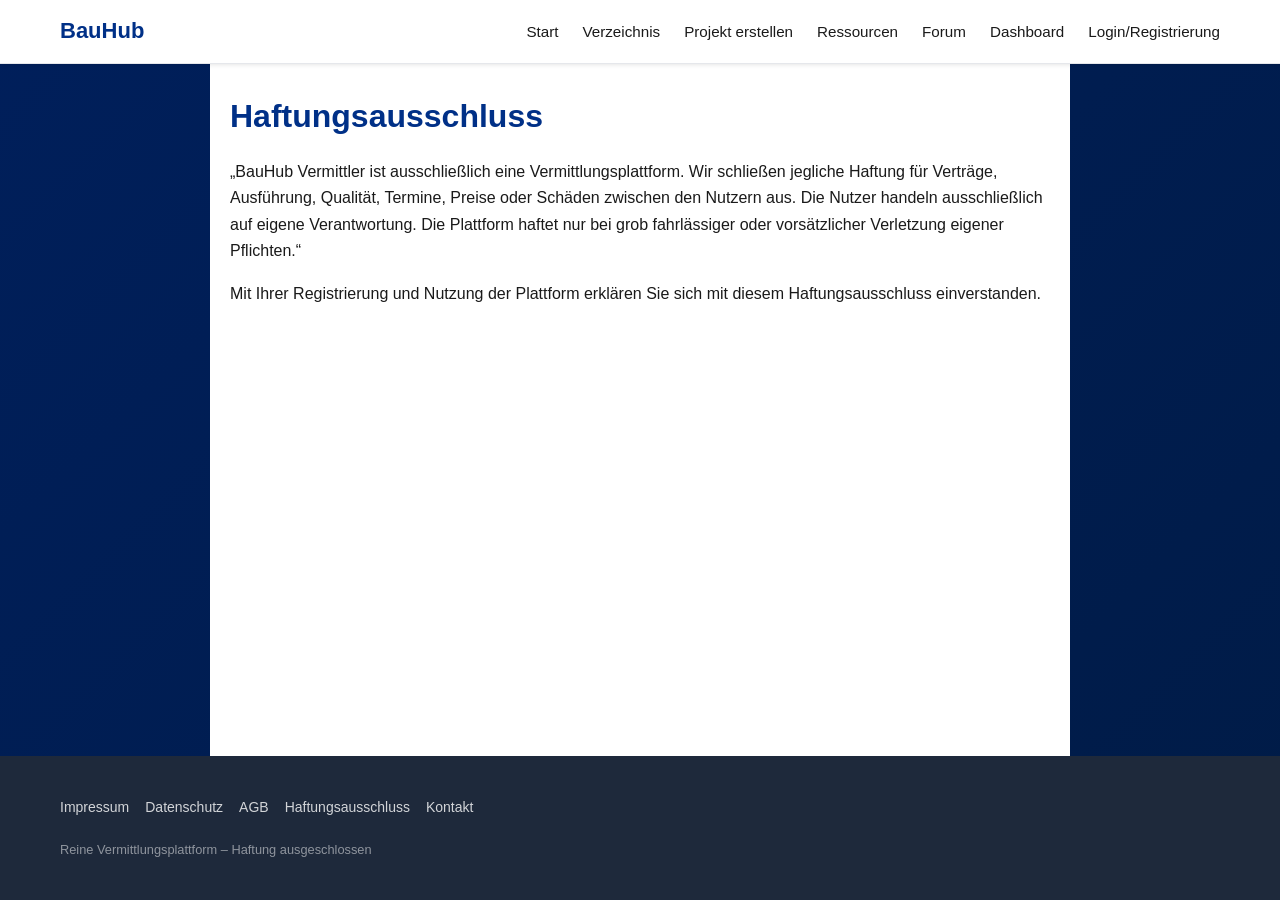
<file: haftungsausschluss.html>
<!DOCTYPE html>
<html lang="de">
<head>
  <meta charset="UTF-8">
  <meta name="viewport" content="width=device-width, initial-scale=1.0">
  <title>Haftungsausschluss – BauHub</title>
  <meta name="description" content="Haftungsausschluss von BauHub: Informationen über unsere Rolle als Vermittlungsplattform und den Ausschluss jeglicher Haftung zwischen Nutzern.">
  <meta property="og:title" content="Haftungsausschluss – BauHub">
  <meta property="og:description" content="Erfahren Sie, welche Haftung BauHub ausschließt und welche Verantwortlichkeiten bei den Nutzern liegen.">
  <link rel="stylesheet" href="css/style.css">
</head>
<body>
  <header role="banner">
    <div class="container nav">
      <a href="index.html" class="nav-logo">BauHub</a>
      <button class="nav-toggle" aria-label="Menü öffnen" aria-controls="primary-menu" aria-expanded="false">☰</button>
      <nav id="primary-menu" class="nav-menu" aria-label="Hauptmenü">
        <a href="index.html">Start</a>
        <a href="verzeichnis.html">Verzeichnis</a>
        <a href="projekt-erstellen.html">Projekt erstellen</a>
        <a href="ressourcen.html">Ressourcen</a>
        <a href="forum.html">Forum</a>
        <a href="dashboard.html">Dashboard</a>
        <a href="login.html">Login/Registrierung</a>
      </nav>
    </div>
  </header>
  <main class="profile-container">
    <h1>Haftungsausschluss</h1>
    <p>„BauHub Vermittler ist ausschließlich eine Vermittlungsplattform. Wir schließen jegliche Haftung für Verträge, Ausführung, Qualität, Termine, Preise oder Schäden zwischen den Nutzern aus. Die Nutzer handeln ausschließlich auf eigene Verantwortung. Die Plattform haftet nur bei grob fahrlässiger oder vorsätzlicher Verletzung eigener Pflichten.“</p>
    <p>Mit Ihrer Registrierung und Nutzung der Plattform erklären Sie sich mit diesem Haftungsausschluss einverstanden.</p>
  </main>
  <footer role="contentinfo">
    <div class="container">
      <nav class="footer-links" aria-label="Footer">
        <a href="impressum.html">Impressum</a>
        <a href="datenschutz.html">Datenschutz</a>
        <a href="agb.html">AGB</a>
        <a href="haftungsausschluss.html" aria-current="page">Haftungsausschluss</a>
        <a href="contact.html">Kontakt</a>
      </nav>
      <p class="disclaimer">Reine Vermittlungsplattform – Haftung ausgeschlossen</p>
    </div>
  </footer>
  <script>
    const navToggle = document.querySelector('.nav-toggle');
    const navMenu = document.querySelector('.nav-menu');
    navToggle.addEventListener('click', () => {
      const expanded = navToggle.getAttribute('aria-expanded') === 'true' || false;
      navToggle.setAttribute('aria-expanded', !expanded);
      navMenu.classList.toggle('open');
    });
  </script>
</body>
</html>
</file>
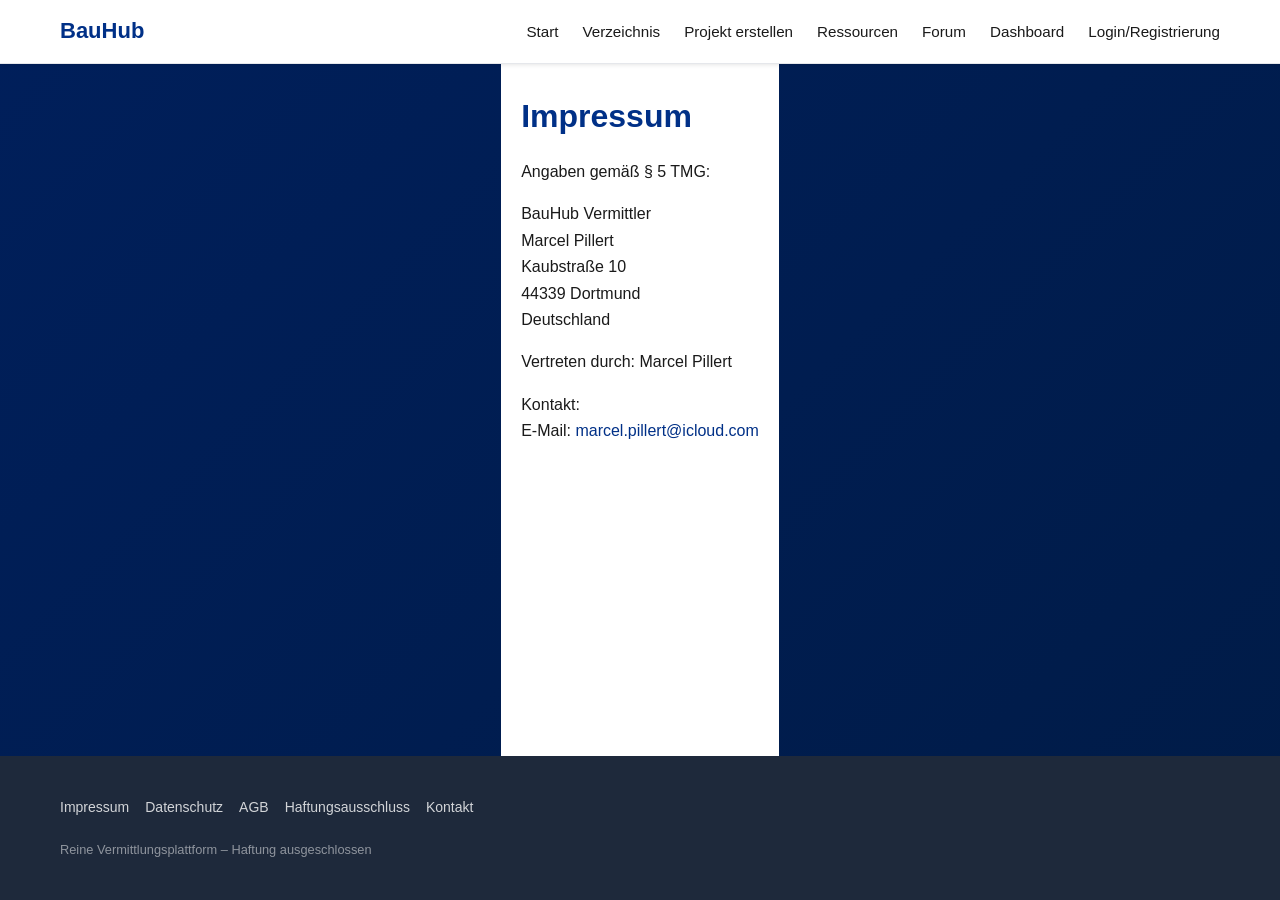
<file: impressum.html>
<!DOCTYPE html>
<html lang="de">
<head>
  <meta charset="UTF-8">
  <meta name="viewport" content="width=device-width, initial-scale=1.0">
  <title>Impressum – BauHub</title>
  <meta name="description" content="Impressum von BauHub: Angaben gemäß § 5 TMG einschließlich Ansprechpartner und Kontaktdaten.">
  <meta property="og:title" content="Impressum – BauHub">
  <meta property="og:description" content="Alle rechtlichen Angaben zu BauHub, inklusive Anbieterkennung und Kontaktinformationen.">
  <link rel="stylesheet" href="css/style.css">
</head>
<body>
  <header role="banner">
    <div class="container nav">
      <a href="index.html" class="nav-logo">BauHub</a>
      <button class="nav-toggle" aria-label="Menü öffnen" aria-controls="primary-menu" aria-expanded="false">☰</button>
      <nav id="primary-menu" class="nav-menu" aria-label="Hauptmenü">
        <a href="index.html">Start</a>
        <a href="verzeichnis.html">Verzeichnis</a>
        <a href="projekt-erstellen.html">Projekt erstellen</a>
        <a href="ressourcen.html">Ressourcen</a>
        <a href="forum.html">Forum</a>
        <a href="dashboard.html">Dashboard</a>
        <a href="login.html">Login/Registrierung</a>
      </nav>
    </div>
  </header>

  <main class="profile-container">
    <h1>Impressum</h1>
    <p>Angaben gemäß § 5 TMG:</p>
    <!-- Impressum mit echten Kontaktdaten des Betreibers. -->
    <p>BauHub Vermittler<br>Marcel&nbsp;Pillert<br>Kaubstraße&nbsp;10<br>44339&nbsp;Dortmund<br>Deutschland</p>
    <p>Vertreten durch: Marcel&nbsp;Pillert</p>
    <p>Kontakt:<br>E‑Mail: <a href="mailto:marcel.pillert@icloud.com">marcel.pillert@icloud.com</a></p>
    <!-- Umsatzsteuer-ID vorerst entfernt; kann später ergänzt werden -->
  </main>

  <footer role="contentinfo">
    <div class="container">
      <nav class="footer-links" aria-label="Footer">
        <a href="impressum.html" aria-current="page">Impressum</a>
        <a href="datenschutz.html">Datenschutz</a>
        <a href="agb.html">AGB</a>
        <a href="haftungsausschluss.html">Haftungsausschluss</a>
        <a href="contact.html">Kontakt</a>
      </nav>
      <p class="disclaimer">Reine Vermittlungsplattform – Haftung ausgeschlossen</p>
    </div>
  </footer>

  <script>
    const navToggle = document.querySelector('.nav-toggle');
    const navMenu = document.querySelector('.nav-menu');
    navToggle.addEventListener('click', () => {
      const expanded = navToggle.getAttribute('aria-expanded') === 'true' || false;
      navToggle.setAttribute('aria-expanded', !expanded);
      navMenu.classList.toggle('open');
    });
  </script>
</body>
</html>
</file>
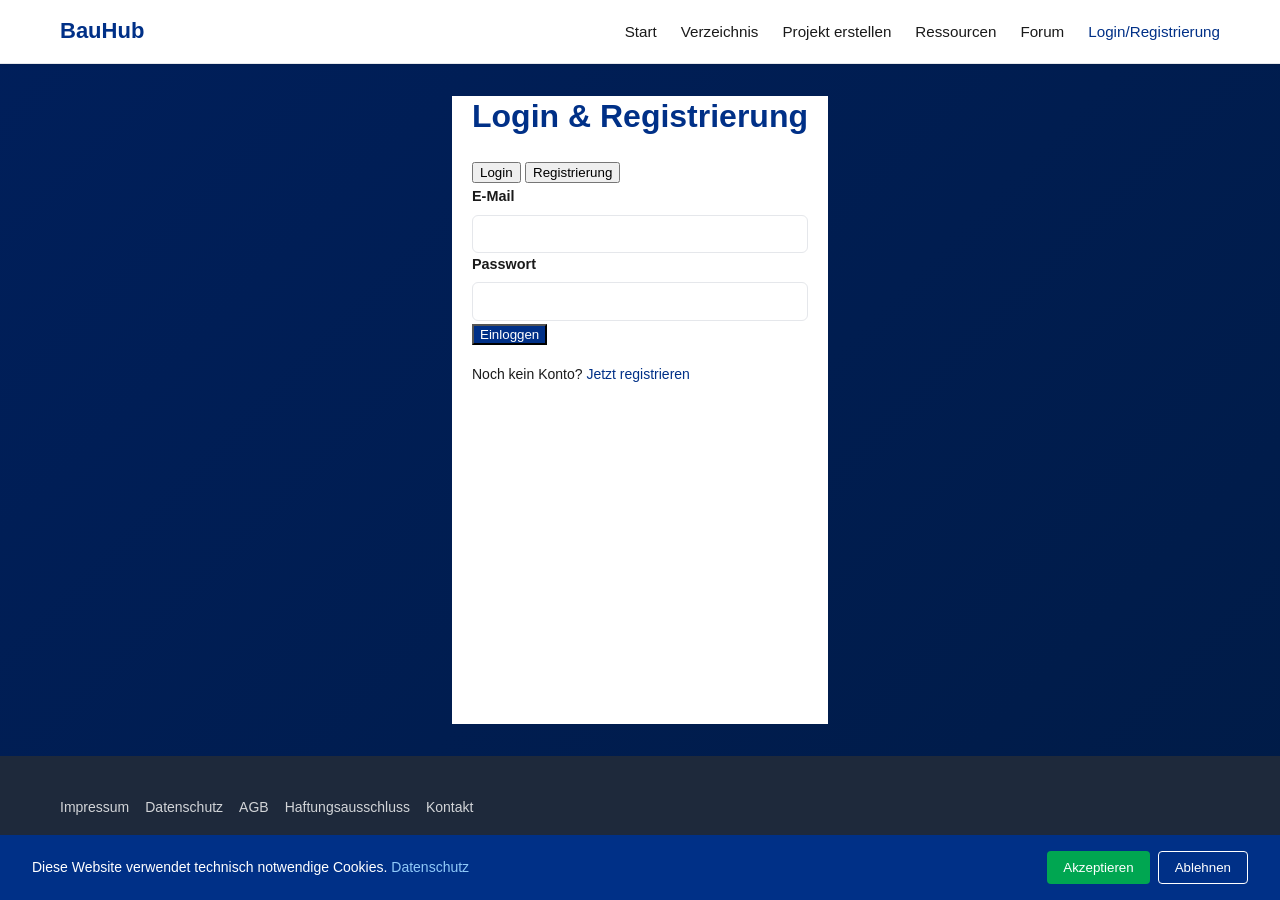
<file: login.html>
<!DOCTYPE html>
<html lang="de">
<head>
  <meta charset="UTF-8">
  <meta name="viewport" content="width=device-width, initial-scale=1.0">
  <title>Login &amp; Registrierung – BauHub</title>
  <meta name="description" content="Melden Sie sich bei BauHub an oder registrieren Sie sich als Bauunternehmer oder Subunternehmer, um Projekte zu verwalten und Matches zu finden.">
  <meta property="og:title" content="Login/Registrierung – BauHub">
  <meta property="og:description" content="Greifen Sie auf Ihr BauHub-Konto zu oder erstellen Sie ein neues, um Bauprojekte zu posten, passende Subunternehmer zu finden und Ihr Dashboard zu nutzen.">
  <link rel="stylesheet" href="css/style.css">
</head>
<body>
  <header role="banner">
    <div class="container nav">
      <a href="index.html" class="nav-logo">BauHub</a>
      <button class="nav-toggle" aria-label="Menü öffnen" aria-controls="primary-menu" aria-expanded="false">☰</button>
      <nav id="primary-menu" class="nav-menu" aria-label="Hauptmenü">
        <a href="index.html">Start</a>
        <a href="verzeichnis.html">Verzeichnis</a>
        <a href="projekt-erstellen.html">Projekt erstellen</a>
        <a href="ressourcen.html">Ressourcen</a>
        <a href="forum.html">Forum</a>
        <a href="dashboard.html" data-auth-show="logged-in">Dashboard</a>
        <a href="login.html" aria-current="page" data-auth-show="logged-out">Login/Registrierung</a>
        <a href="#" data-logout data-auth-show="logged-in">Abmelden</a>
      </nav>
    </div>
  </header>

  <main class="auth-container">
    <h1>Login &amp; Registrierung</h1>

    <div id="auth-message" style="display:none; padding: 0.75rem; border-radius: 6px; margin-bottom: 1rem; font-size: 0.9rem;"></div>

    <div class="auth-tabs" role="tablist">
      <button role="tab" class="active" data-tab="login" aria-selected="true">Login</button>
      <button role="tab" data-tab="register" aria-selected="false">Registrierung</button>
    </div>
    <div id="auth-panels">
      <!-- LOGIN -->
      <div class="auth-panel active" id="login" role="tabpanel">
        <form id="loginForm" novalidate>
          <label for="login-email">E-Mail</label>
          <input type="email" id="login-email" name="email" required autocomplete="email">
          <label for="login-password">Passwort</label>
          <input type="password" id="login-password" name="password" required autocomplete="current-password">
          <button type="submit" id="loginBtn" class="btn-primary">Einloggen</button>
          <p style="margin-top:1rem;font-size:0.875rem">
            Noch kein Konto? <a href="#" onclick="document.querySelector('[data-tab=register]').click();return false;">Jetzt registrieren</a>
          </p>
        </form>
      </div>

      <!-- REGISTRIERUNG -->
      <div class="auth-panel" id="register" role="tabpanel">
        <form id="registerForm" novalidate>
          <label for="role">Rolle *</label>
          <select id="role" name="role" required>
            <option value="">Bitte wählen</option>
            <option value="bauunternehmer">Bauunternehmer</option>
            <option value="subunternehmer">Subunternehmer</option>
          </select>

          <label for="reg-company">Firmenname *</label>
          <input type="text" id="reg-company" name="company" required autocomplete="organization">

          <label for="reg-plz">PLZ *</label>
          <input type="text" id="reg-plz" name="plz" required pattern="[0-9]{5}" placeholder="z.B. 44137">

          <label for="reg-email">E-Mail *</label>
          <input type="email" id="reg-email" name="email" required autocomplete="email">

          <label for="reg-password">Passwort (min. 8 Zeichen) *</label>
          <input type="password" id="reg-password" name="password" required minlength="8" autocomplete="new-password">

          <label for="reg-gewerke">Gewerke (für Subunternehmer)</label>
          <select id="reg-gewerke" name="gewerke" multiple style="height:120px">
            <option value="Maurerarbeiten">Maurerarbeiten</option>
            <option value="Betonarbeiten">Betonarbeiten</option>
            <option value="Zimmerei">Zimmerei</option>
            <option value="Dachdeckerei">Dachdeckerei</option>
            <option value="Klempnerei">Klempnerei</option>
            <option value="Elektro">Elektroinstallation</option>
            <option value="Maler">Maler- und Lackiererarbeiten</option>
            <option value="Fliesen">Fliesen- und Plattenarbeiten</option>
            <option value="Estrich">Estricharbeiten</option>
            <option value="Trockenbau">Trockenbau</option>
            <option value="Heizung">Heizungsinstallation</option>
            <option value="Sanitaer">Sanitärinstallation</option>
            <option value="Tiefbau">Tiefbauarbeiten</option>
            <option value="Abbruch">Abbrucharbeiten</option>
            <option value="Geruestbau">Gerüstbau</option>
          </select>

          <label for="reg-verification">Handwerksrolle/Gewerbeanmeldung *</label>
          <input type="file" id="reg-verification" name="verification" accept=".pdf,.jpg,.jpeg,.png,.webp">
          <small>PDF oder Bild, max. 10 MB – für die KI-Verifizierung Ihres Profils</small>

          <label style="display:flex;align-items:center;gap:0.5rem;margin-top:1rem">
            <input type="checkbox" id="agb-check" required>
            <span><a href="agb.html" target="_blank">AGB</a> &amp; <a href="datenschutz.html" target="_blank">Datenschutz</a> akzeptieren *</span>
          </label>

          <button type="submit" id="registerBtn" class="btn-primary" style="margin-top:1.5rem">Registrieren</button>
        </form>
      </div>
    </div>
  </main>

  <footer role="contentinfo">
    <div class="container">
      <nav class="footer-links" aria-label="Footer">
        <a href="impressum.html">Impressum</a>
        <a href="datenschutz.html">Datenschutz</a>
        <a href="agb.html">AGB</a>
        <a href="haftungsausschluss.html">Haftungsausschluss</a>
        <a href="contact.html">Kontakt</a>
      </nav>
      <p class="disclaimer">Reine Vermittlungsplattform – Haftung ausgeschlossen</p>
    </div>
  </footer>

  <script src="js/config.js"></script>
  <script src="js/api.js"></script>
  <script src="js/auth.js"></script>
  <script>
    // Nav Toggle
    document.querySelector('.nav-toggle').addEventListener('click', function() {
      const exp = this.getAttribute('aria-expanded') === 'true';
      this.setAttribute('aria-expanded', !exp);
      document.querySelector('.nav-menu').classList.toggle('open');
    });

    // Tab Switching
    document.querySelectorAll('.auth-tabs button').forEach(tab => {
      tab.addEventListener('click', () => {
        document.querySelectorAll('.auth-tabs button').forEach(t => { t.classList.remove('active'); t.setAttribute('aria-selected','false'); });
        document.querySelectorAll('.auth-panel').forEach(p => p.classList.remove('active'));
        tab.classList.add('active');
        tab.setAttribute('aria-selected','true');
        document.getElementById(tab.dataset.tab).classList.add('active');
      });
    });

    function showMsg(msg, type = 'error') {
      const el = document.getElementById('auth-message');
      el.textContent = msg;
      el.style.display = 'block';
      el.style.background = type === 'error' ? '#fee2e2' : '#dcfce7';
      el.style.color = type === 'error' ? '#991b1b' : '#166534';
      el.style.border = `1px solid ${type === 'error' ? '#fca5a5' : '#86efac'}`;
    }

    // URL-Parameter prüfen
    const urlParams = new URLSearchParams(window.location.search);
    if (urlParams.get('verified')) {
      showMsg('E-Mail bestätigt! Sie können sich jetzt einloggen.', 'success');
    }
    if (urlParams.get('redirect')) {
      showMsg('Bitte einloggen um fortzufahren.', 'info');
    }

    // LOGIN
    document.getElementById('loginForm').addEventListener('submit', async (e) => {
      e.preventDefault();
      const btn = document.getElementById('loginBtn');
      BauHubAuth.setLoading(btn, true, 'Einloggen...');

      const email = document.getElementById('login-email').value.trim();
      const password = document.getElementById('login-password').value;

      const { data, error } = await BauHubAPI.auth.login(email, password);
      BauHubAuth.setLoading(btn, false);

      if (error) {
        showMsg('Fehler: ' + error);
        return;
      }

      // Profil laden
      await BauHubAuth.loadUserProfile();
      const redirect = urlParams.get('redirect') || 'dashboard.html';
      window.location.href = redirect;
    });

    // REGISTRIERUNG
    document.getElementById('registerForm').addEventListener('submit', async (e) => {
      e.preventDefault();
      const btn = document.getElementById('registerBtn');

      if (!document.getElementById('agb-check').checked) {
        showMsg('Bitte AGB und Datenschutz akzeptieren.');
        return;
      }

      BauHubAuth.setLoading(btn, true, 'Registrierung läuft...');

      const role = document.getElementById('role').value;
      const company = document.getElementById('reg-company').value.trim();
      const plz = document.getElementById('reg-plz').value.trim();
      const email = document.getElementById('reg-email').value.trim();
      const password = document.getElementById('reg-password').value;
      const gewerkeSel = document.getElementById('reg-gewerke');
      const gewerke = Array.from(gewerkeSel.selectedOptions).map(o => o.value);

      // Verifizierungsdatei hochladen
      let fileUrl = null;
      const fileInput = document.getElementById('reg-verification');
      if (fileInput.files[0]) {
        const config = BauHubConfig.supabase;
        const file = fileInput.files[0];
        const fileName = `verifications/${Date.now()}_${file.name.replace(/[^a-zA-Z0-9._-]/g, '_')}`;

        const uploadRes = await fetch(`${config.url}/storage/v1/object/documents/${fileName}`, {
          method: 'POST',
          headers: { 'apikey': config.anonKey, 'Content-Type': file.type },
          body: file,
        }).catch(() => null);

        if (uploadRes?.ok) {
          fileUrl = `${config.url}/storage/v1/object/public/documents/${fileName}`;
        }
      }

      const { data, error } = await BauHubAPI.users.register({
        email, password, role, company, plz, gewerke,
        verification_file: fileUrl,
      });

      BauHubAuth.setLoading(btn, false);

      if (error) {
        showMsg('Registrierungsfehler: ' + error);
        return;
      }

      showMsg('Registrierung erfolgreich! Bitte E-Mail bestätigen.', 'success');
      document.getElementById('registerForm').reset();
    });
  </script>
</body>
</html>
</file>
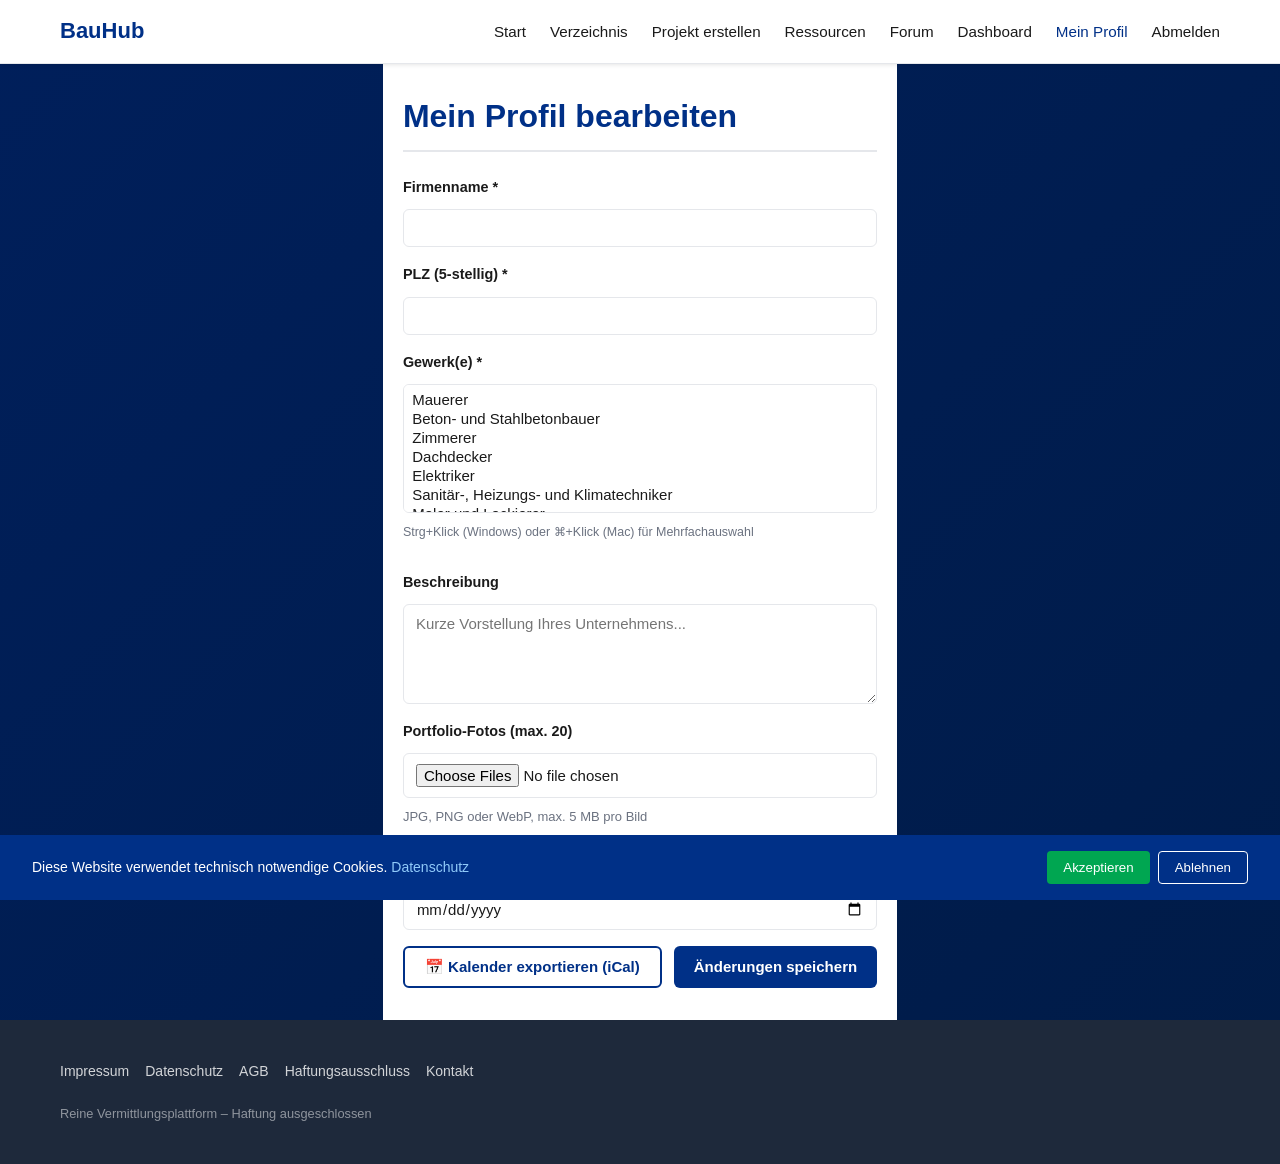
<file: mein-profil.html>
<!DOCTYPE html>
<html lang="de">
<head>
  <meta charset="UTF-8">
  <meta name="viewport" content="width=device-width, initial-scale=1.0">
  <title>Mein Profil – BauHub</title>
  <meta name="description" content="Bearbeiten Sie Ihr BauHub-Profil: Firmenname, PLZ, Gewerke, Beschreibung, Portfolio und Verfügbarkeit.">
  <meta property="og:title" content="Mein Profil – BauHub">
  <meta property="og:description" content="Aktualisieren Sie Ihre Unternehmensdaten, Gewerke und Verfügbarkeiten auf BauHub für ein optimales Matching.">
  <link rel="stylesheet" href="css/style.css">
</head>
<body>
  <header role="banner">
    <div class="container nav">
      <a href="index.html" class="nav-logo">BauHub</a>
      <button class="nav-toggle" aria-label="Menü öffnen" aria-controls="primary-menu" aria-expanded="false">☰</button>
      <nav id="primary-menu" class="nav-menu" aria-label="Hauptmenü">
        <a href="index.html">Start</a>
        <a href="verzeichnis.html">Verzeichnis</a>
        <a href="projekt-erstellen.html">Projekt erstellen</a>
        <a href="ressourcen.html">Ressourcen</a>
        <a href="forum.html">Forum</a>
        <a href="dashboard.html">Dashboard</a>
        <a href="mein-profil.html" aria-current="page">Mein Profil</a>
        <a href="#" data-logout>Abmelden</a>
      </nav>
    </div>
  </header>

  <main class="profile-container page-wrapper">
    <h1>Mein Profil bearbeiten</h1>
    <div id="profileStatus" class="alert" style="margin-bottom:1rem"></div>
    <form id="profileForm">
      <div class="field"><label for="company">Firmenname *</label><input type="text" id="company" name="company" required></div>
      <div class="field"><label for="plz">PLZ (5-stellig) *</label><input type="text" id="plz" name="plz" pattern="\d{5}" maxlength="5" required></div>
      <div class="field"><label for="trades">Gewerk(e) *</label><select id="trades" name="trades" multiple size="6">
        <option value="Mauerer">Mauerer</option>
        <option value="Betonbauer">Beton- und Stahlbetonbauer</option>
        <option value="Zimmerer">Zimmerer</option>
        <option value="Dachdecker">Dachdecker</option>
        <option value="Elektriker">Elektriker</option>
        <option value="Sanitaer">Sanitär-, Heizungs- und Klimatechniker</option>
        <option value="Maler">Maler und Lackierer</option>
        <option value="Fliesenleger">Fliesen-, Platten- und Mosaikleger</option>
        <option value="Tiefbauer">Tiefbauer</option>
        <option value="Strassenbauer">Straßenbauer</option>
        <option value="Geruestbauer">Gerüstbauer</option>
        <option value="Tischler">Tischler</option>
        <option value="Stahlbauer">Stahl- und Metallbauer</option>
        <option value="Glasbauer">Glasbauer</option>
        <option value="Bodenleger">Bodenleger</option>
        <option value="Putzer">Putzer</option>
        <option value="Stuckateur">Stuckateur</option>
        <option value="Schlosser">Schlosser</option>
        <option value="Klempner">Klempner</option>
        <option value="Gartenbauer">Garten- und Landschaftsbauer</option>
        <option value="Rohrleitungsbauer">Rohrleitungsbauer</option>
        <option value="Isolierer">Isolierer</option>
        <option value="Fassadenbauer">Fassadenbauer</option>
        <option value="Energieberater">Energieberater</option>
        <option value="Nachhaltigkeitsberater">Nachhaltigkeitsberater</option>
        <option value="Baugeraete">Baugeräteführer</option>
        <option value="Statiker">Statiker / Tragwerksplanung</option>
        <option value="Altbausanierung">Altbausanierung</option>
        <option value="Bauleitung">Bauleitung</option>
      </select><p class="multi-hint">Strg+Klick (Windows) oder ⌘+Klick (Mac) für Mehrfachauswahl</p></div>
      <div class="field"><label for="description">Beschreibung</label><textarea id="description" name="description" rows="4" placeholder="Kurze Vorstellung Ihres Unternehmens..."></textarea></div>
      <div class="field"><label for="portfolio">Portfolio-Fotos (max. 20)</label><input type="file" id="portfolio" name="portfolio" accept="image/*" multiple><p class="field-hint">JPG, PNG oder WebP, max. 5 MB pro Bild</p></div>
      <div class="field"><label for="availability">Nächster freier Termin</label><input type="date" id="availability" name="availability"></div>
      <div style="display:flex;gap:0.75rem;flex-wrap:wrap;margin-top:0.5rem"><button type="button" class="btn btn-outline" id="icalBtn" title="Verfügbarkeitskalender als iCal-Datei herunterladen">📅 Kalender exportieren (iCal)</button><button type="submit" class="btn btn-primary">Änderungen speichern</button></div>
    </form>
  </main>

  <!-- Footer -->
  <footer role="contentinfo">
    <div class="container">
      <nav class="footer-links" aria-label="Footer">
        <a href="impressum.html">Impressum</a>
        <a href="datenschutz.html">Datenschutz</a>
        <a href="agb.html">AGB</a>
        <a href="haftungsausschluss.html">Haftungsausschluss</a>
        <a href="contact.html">Kontakt</a>
      </nav>
      <p class="disclaimer">Reine Vermittlungsplattform – Haftung ausgeschlossen</p>
    </div>
  </footer>

  <script src="js/config.js"></script>
  <script src="js/api.js"></script>
  <script src="js/auth.js"></script>
  <script>
    // Navigation toggle
    const navToggle = document.querySelector('.nav-toggle');
    const navMenu = document.querySelector('.nav-menu');
    navToggle.addEventListener('click', () => {
      const expanded = navToggle.getAttribute('aria-expanded') === 'true' || false;
      navToggle.setAttribute('aria-expanded', !expanded);
      navMenu.classList.toggle('open');
    });

    // Logout handler
    const logoutLink = document.querySelector('[data-logout]');
    if (logoutLink) {
      logoutLink.addEventListener('click', (e) => {
        e.preventDefault();
        BauHubAuth.logout();
      });
    }

    // Pre-fill form with current profile data
    async function loadProfile() {
      try {
        const profile = await BauHubAuth.loadUserProfile();
        if (!profile) return;
        if (profile.company) {
          document.getElementById('company').value = profile.company;
        }
        if (profile.plz) {
          document.getElementById('plz').value = profile.plz;
        }
        if (profile.description) {
          document.getElementById('description').value = profile.description;
        }
        if (profile.availability) {
          document.getElementById('availability').value = profile.availability;
        }
        if (profile.trades && Array.isArray(profile.trades)) {
          const tradesSelect = document.getElementById('trades');
          Array.from(tradesSelect.options).forEach(option => {
            option.selected = profile.trades.includes(option.value);
          });
        }
      } catch (err) {
        console.error('Profil konnte nicht geladen werden:', err);
      }
    }

    loadProfile();

    // Profile form submission
    const profileForm = document.getElementById('profileForm');
    if (profileForm) {
      profileForm.addEventListener('submit', async (e) => {
        e.preventDefault();
        const submitBtn = profileForm.querySelector('button[type="submit"]');
        const formData = Object.fromEntries(new FormData(e.target));
        // Collect all selected trades as array
        const tradesSelect = document.getElementById('trades');
        formData.trades = Array.from(tradesSelect.selectedOptions).map(o => o.value);
        BauHubAuth.setLoading(submitBtn, true);
        try {
          await BauHubAPI.users.updateProfile(formData);
          BauHubAuth.toast('Profil aktualisiert und zur Verifizierung gesendet.', 'success');
        } catch (err) {
          console.error(err);
          BauHubAuth.toast('Fehler bei der Aktualisierung.', 'error');
        } finally {
          BauHubAuth.setLoading(submitBtn, false);
        }
      });
    }
  </script>
</body>
</html>
</file>
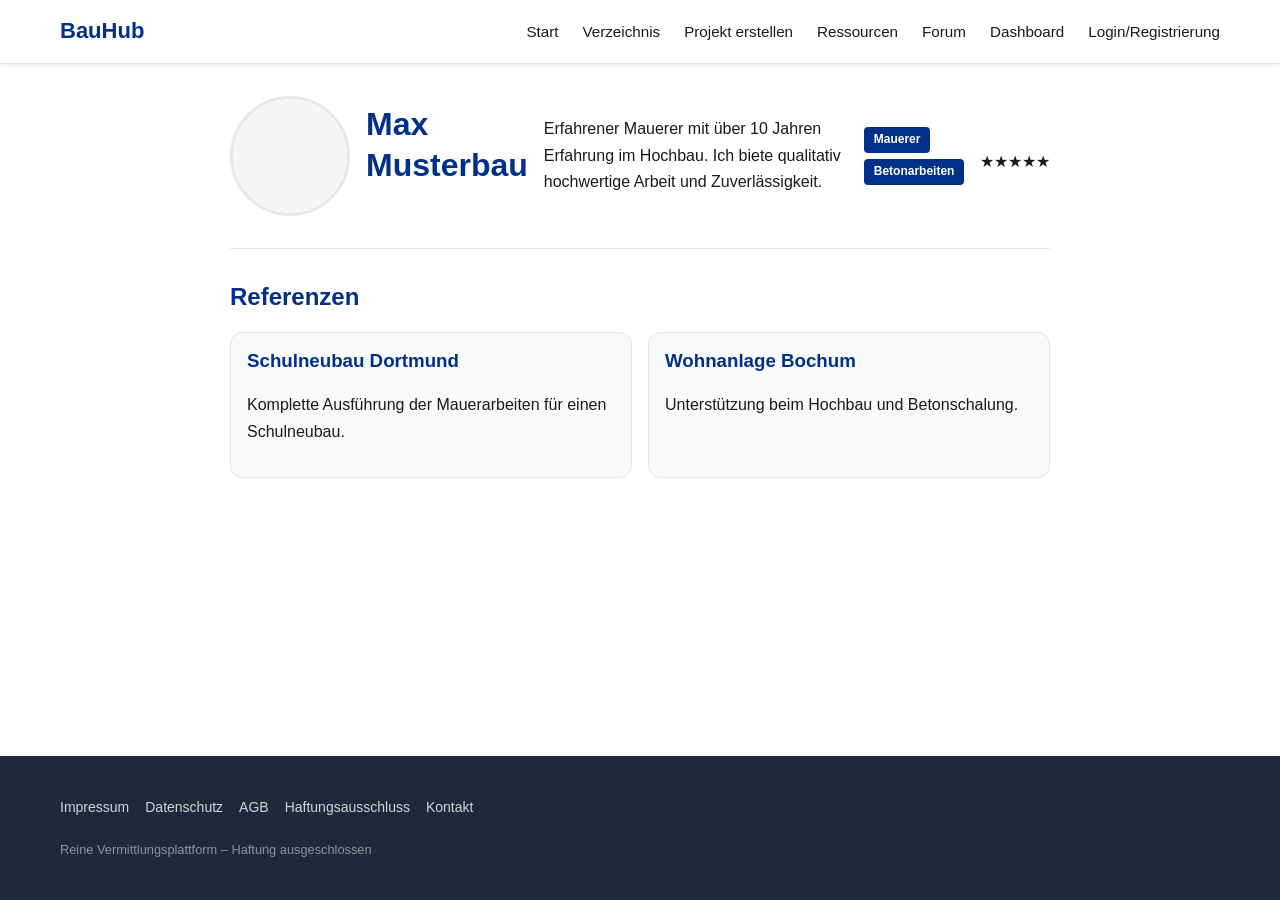
<file: profil.html>
<!DOCTYPE html>
<html lang="de">
<head>
  <meta charset="UTF-8">
  <meta name="viewport" content="width=device-width, initial-scale=1.0">
  <title>Profil – BauHub</title>
  <meta name="description" content="Öffentliches Profil eines BauHub-Nutzers mit Gewerken, Referenzen und Bewertungen.">
  <meta property="og:title" content="Profil – BauHub">
  <meta property="og:description" content="Erhalten Sie Einblick in die Qualifikationen, Projekte und Bewertungen eines Subunternehmers oder Bauunternehmers auf BauHub.">
  <link rel="stylesheet" href="css/style.css">
</head>
<body>
  <header role="banner">
    <div class="container nav">
      <a href="index.html" class="nav-logo">BauHub</a>
      <button class="nav-toggle" aria-label="Menü öffnen" aria-controls="primary-menu" aria-expanded="false">☰</button>
      <nav id="primary-menu" class="nav-menu" aria-label="Hauptmenü">
        <a href="index.html">Start</a>
        <a href="verzeichnis.html">Verzeichnis</a>
        <a href="projekt-erstellen.html">Projekt erstellen</a>
        <a href="ressourcen.html">Ressourcen</a>
        <a href="forum.html">Forum</a>
        <a href="dashboard.html">Dashboard</a>
        <a href="login.html">Login/Registrierung</a>
      </nav>
    </div>
  </header>

  <main>
    <div class="profile-container">
      <div class="profile-header">
        <img src="images/placeholder.png" alt="Profilbild">
        <h1>Max Musterbau</h1>
        <p>Erfahrener Mauerer mit über 10 Jahren Erfahrung im Hochbau. Ich biete qualitativ hochwertige Arbeit und Zuverlässigkeit.</p>
        <div class="badges">
          <span class="badge">Mauerer</span>
          <span class="badge">Betonarbeiten</span>
        </div>
        <div class="ratings">★★★★★</div>
      </div>
      <h2>Referenzen</h2>
      <div class="references">
        <div class="reference-card">
          <h3>Schulneubau Dortmund</h3>
          <p>Komplette Ausführung der Mauerarbeiten für einen Schulneubau.</p>
        </div>
        <div class="reference-card">
          <h3>Wohnanlage Bochum</h3>
          <p>Unterstützung beim Hochbau und Betonschalung.</p>
        </div>
      </div>
    </div>
  </main>

  <!-- Footer -->
  <footer role="contentinfo">
    <div class="container">
      <nav class="footer-links" aria-label="Footer">
        <a href="impressum.html">Impressum</a>
        <a href="datenschutz.html">Datenschutz</a>
        <a href="agb.html">AGB</a>
        <a href="haftungsausschluss.html">Haftungsausschluss</a>
        <a href="contact.html">Kontakt</a>
      </nav>
      <p class="disclaimer">Reine Vermittlungsplattform – Haftung ausgeschlossen</p>
    </div>
  </footer>

  <script>
    const navToggle = document.querySelector('.nav-toggle');
    const navMenu = document.querySelector('.nav-menu');
    navToggle.addEventListener('click', () => {
      const expanded = navToggle.getAttribute('aria-expanded') === 'true' || false;
      navToggle.setAttribute('aria-expanded', !expanded);
      navMenu.classList.toggle('open');
    });
  </script>
</body>
</html>
</file>
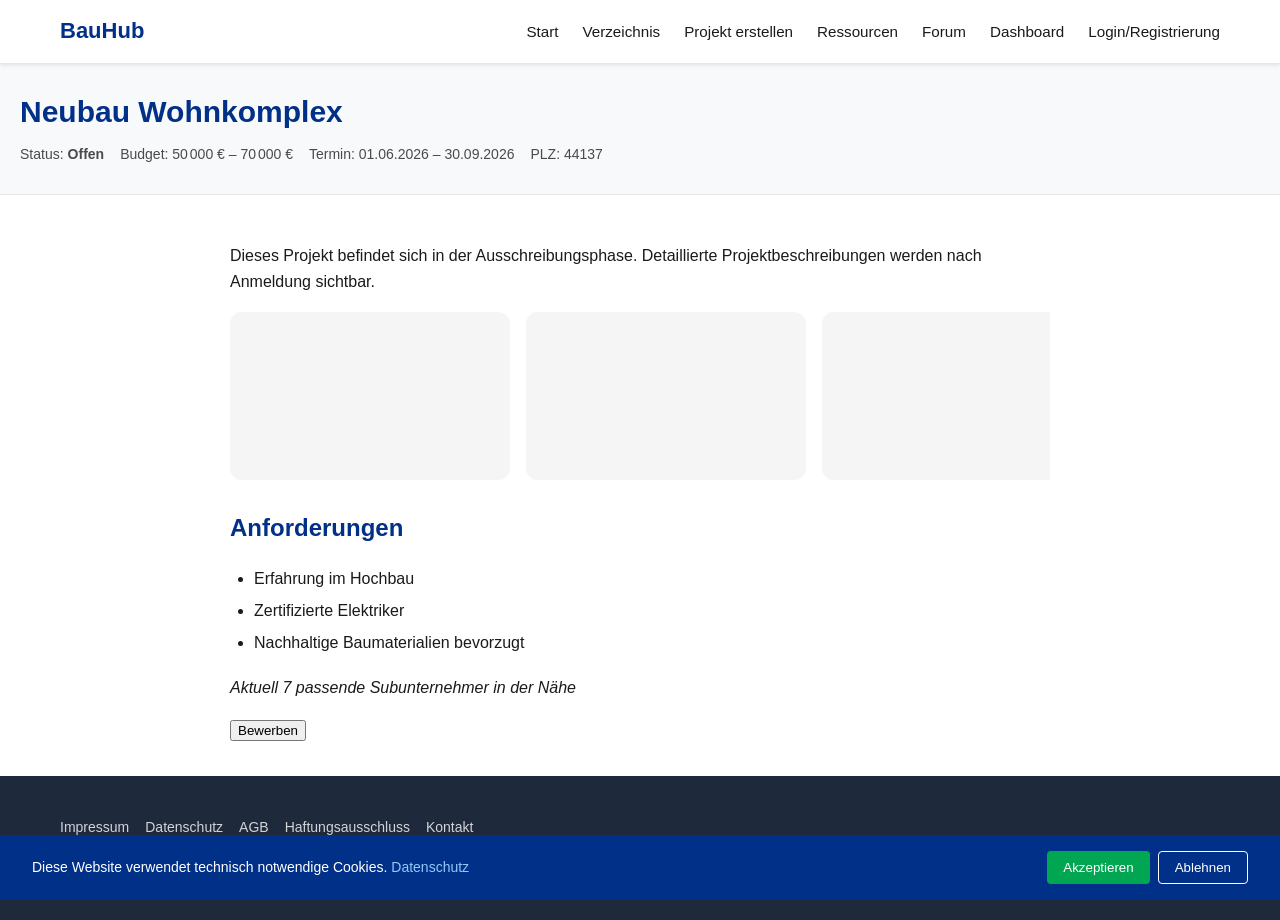
<file: projekt-detail.html>
<!DOCTYPE html>
<html lang="de">
<head>
  <meta charset="UTF-8">
  <meta name="viewport" content="width=device-width, initial-scale=1.0">
  <title>Projektdetails – BauHub</title>
  <meta name="description" content="Details zu einem Bauprojekt auf BauHub: Budget, Termin, Anforderungen, Bewerbungen und passende Subunternehmer.">
  <meta property="og:title" content="Projektdetails – BauHub">
  <meta property="og:description" content="Erfahren Sie mehr über dieses Bauprojekt, sehen Sie Fotos, Anforderungen und bewerben Sie sich bei Interesse.">
  <link rel="stylesheet" href="css/style.css">
</head>
<body>
  <header role="banner">
    <div class="container nav">
      <a href="index.html" class="nav-logo">BauHub</a>
      <button class="nav-toggle" aria-label="Menü öffnen" aria-controls="primary-menu" aria-expanded="false">☰</button>
      <nav id="primary-menu" class="nav-menu" aria-label="Hauptmenü">
        <a href="index.html">Start</a>
        <a href="verzeichnis.html">Verzeichnis</a>
        <a href="projekt-erstellen.html">Projekt erstellen</a>
        <a href="ressourcen.html">Ressourcen</a>
        <a href="forum.html">Forum</a>
        <a href="dashboard.html">Dashboard</a>
        <a href="login.html">Login/Registrierung</a>
      </nav>
    </div>
  </header>

  <main>
    <header class="project-detail-header">
      <h1>Neubau Wohnkomplex</h1>
      <div class="project-meta">
        <span>Status: <strong>Offen</strong></span>
        <span>Budget: 50 000 € – 70 000 €</span>
        <span>Termin: 01.06.2026 – 30.09.2026</span>
        <span>PLZ: 44137</span>
      </div>
    </header>
    <div class="project-body">
      <p>Dieses Projekt befindet sich in der Ausschreibungsphase. Detaillierte Projektbeschreibungen werden nach Anmeldung sichtbar.</p>
      <div class="carousel" aria-label="Projektfotos">
        <img src="images/placeholder.png" alt="Projektfoto 1">
        <img src="images/placeholder.png" alt="Projektfoto 2">
        <img src="images/placeholder.png" alt="Projektfoto 3">
      </div>
      <h2>Anforderungen</h2>
      <ul class="requirements">
        <li>Erfahrung im Hochbau</li>
        <li>Zertifizierte Elektriker</li>
        <li>Nachhaltige Baumaterialien bevorzugt</li>
      </ul>
      <p><em>Aktuell 7 passende Subunternehmer in der Nähe</em></p>
      <button type="button" class="apply-btn" id="applyBtn">Bewerben</button>
    </div>
  </main>

  <!-- Modal for application -->
  <div class="modal hidden" id="applyModal" role="dialog" aria-labelledby="applyTitle" aria-modal="true">
    <div class="modal-content">
      <h2 id="applyTitle">Jetzt bewerben</h2>
      <label for="message">Nachricht</label>
      <textarea id="message" name="message" required></textarea>
      <label for="availability">Verfügbarkeit</label>
      <input type="date" id="availability" name="availability" required>
      <div class="modal-actions">
        <button type="button" class="btn-cancel" id="cancelApply">Abbrechen</button>
        <button type="button" class="btn-submit" id="submitApply">Bewerben</button>
      </div>
      <div id="applyStatus" class="alert" style="margin-top:0.75rem"></div>
      <p class="disclaimer" style="font-size:0.75rem; margin-top:1rem;">Mit dem Absenden akzeptieren Sie den <a href="haftungsausschluss.html">Haftungsausschluss</a>.</p>
    </div>
  </div>

  <!-- Footer -->
  <footer role="contentinfo">
    <div class="container">
      <nav class="footer-links" aria-label="Footer">
        <a href="impressum.html">Impressum</a>
        <a href="datenschutz.html">Datenschutz</a>
        <a href="agb.html">AGB</a>
        <a href="haftungsausschluss.html">Haftungsausschluss</a>
        <a href="contact.html">Kontakt</a>
      </nav>
      <p class="disclaimer">Reine Vermittlungsplattform – Haftung ausgeschlossen</p>
    </div>
  </footer>

  <script src="js/config.js"></script>
  <script src="js/api.js"></script>
  <script src="js/auth.js"></script>
  <script>
    // Nav toggle
    const navToggle = document.querySelector('.nav-toggle');
    const navMenu = document.querySelector('.nav-menu');
    navToggle.addEventListener('click', () => {
      const expanded = navToggle.getAttribute('aria-expanded') === 'true' || false;
      navToggle.setAttribute('aria-expanded', !expanded);
      navMenu.classList.toggle('open');
    });
    // Modal logic
    const applyBtn = document.getElementById('applyBtn');
    const modal = document.getElementById('applyModal');
    const cancelBtn = document.getElementById('cancelApply');
    const submitBtn = document.getElementById('submitApply');
    applyBtn.addEventListener('click', () => {
      modal.classList.remove('hidden');
    });
    cancelBtn.addEventListener('click', () => {
      modal.classList.add('hidden');
    });
    // API integration for project application
    submitBtn.addEventListener('click', async () => {
      const message = document.getElementById('message').value;
      const availability = document.getElementById('availability').value;
      // Example project ID placeholder – in produktiver Umgebung dynamisch setzen
      const projectId = 'project-id-placeholder';
      const payload = { projectId, message, availability };
      try {
        const result = await BauHubAPI.projects.apply(payload);
        document.getElementById('applyStatus').textContent = 'Bewerbung erfolgreich gesendet!'; document.getElementById('applyStatus').style.display='block';
      } catch (err) {
        console.error(err);
        document.getElementById('applyStatus').textContent = 'Fehler beim Senden.'; document.getElementById('applyStatus').className='alert alert-error show';
      }
      modal.classList.add('hidden');
    });
  </script>
</body>
</html>
</file>
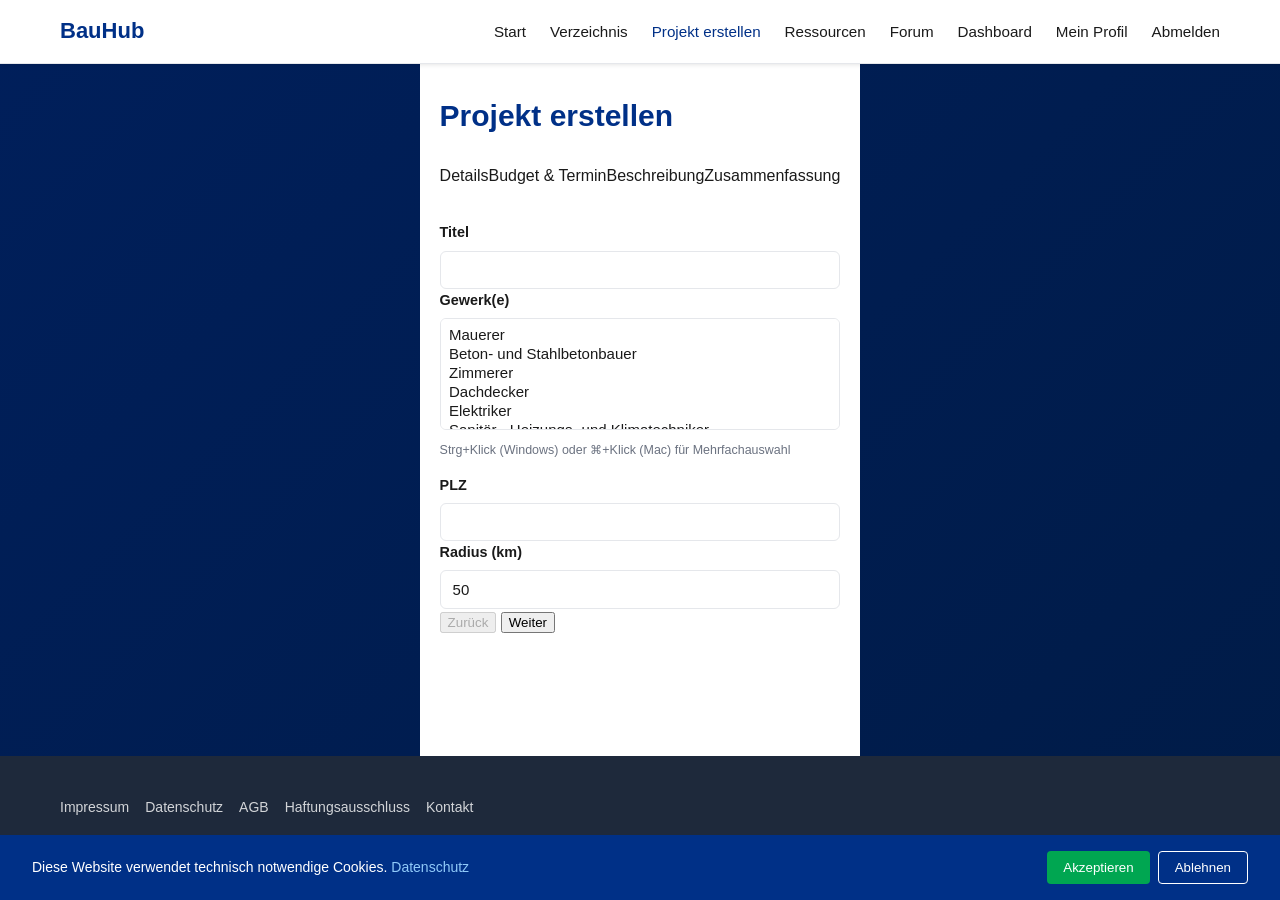
<file: projekt-erstellen.html>
<!DOCTYPE html>
<html lang="de">
<head>
  <meta charset="UTF-8">
  <meta name="viewport" content="width=device-width, initial-scale=1.0">
  <title>Projekt erstellen – BauHub</title>
  <meta name="description" content="Erstellen Sie ein Bauprojekt auf BauHub: definieren Sie Gewerke, Budget, Termin, Beschreibung und laden Sie Fotos hoch – schnell und effizient.">
  <meta property="og:title" content="Projekt erstellen – BauHub">
  <meta property="og:description" content="Veröffentlichen Sie Ihr Bauvorhaben und finden Sie qualifizierte Subunternehmer durch detaillierte Projektangaben und unser intelligentes Matching.">
  <link rel="stylesheet" href="css/style.css">
</head>
<body>
  <header role="banner">
    <div class="container nav">
      <a href="index.html" class="nav-logo">BauHub</a>
      <button class="nav-toggle" aria-label="Menü öffnen" aria-controls="primary-menu" aria-expanded="false">☰</button>
      <nav id="primary-menu" class="nav-menu" aria-label="Hauptmenü">
        <a href="index.html">Start</a>
        <a href="verzeichnis.html">Verzeichnis</a>
        <a href="projekt-erstellen.html" aria-current="page">Projekt erstellen</a>
        <a href="ressourcen.html">Ressourcen</a>
        <a href="forum.html">Forum</a>
        <a href="dashboard.html">Dashboard</a>
        <a href="mein-profil.html">Mein Profil</a>
        <a href="#" data-logout>Abmelden</a>
      </nav>
    </div>
  </header>

  <main class="wizard">
    <h1>Projekt erstellen</h1>
    <div class="step-indicator">
      <div data-step="1" class="active">Details</div>
      <div data-step="2">Budget &amp; Termin</div>
      <div data-step="3">Beschreibung</div>
      <div data-step="4">Zusammenfassung</div>
    </div>
    <form id="projectForm" novalidate>
      <!-- Step 1 -->
      <section class="step" data-step="1">
        <label for="project-title">Titel</label>
        <input type="text" id="project-title" name="title" maxlength="80" required>
        <label for="project-trades">Gewerk(e)</label>
        <select id="project-trades" name="trades" multiple size="5" required>
          <option value="Mauerer">Mauerer</option>
          <option value="Betonbauer">Beton- und Stahlbetonbauer</option>
          <option value="Zimmerer">Zimmerer</option>
          <option value="Dachdecker">Dachdecker</option>
          <option value="Elektriker">Elektriker</option>
          <option value="Sanitaer">Sanitär-, Heizungs- und Klimatechniker</option>
          <option value="Maler">Maler und Lackierer</option>
          <option value="Fliesenleger">Fliesen-, Platten- und Mosaikleger</option>
          <option value="Tiefbauer">Tiefbauer</option>
          <option value="Strassenbauer">Straßenbauer</option>
          <option value="Geruestbauer">Gerüstbauer</option>
          <option value="Tischler">Tischler</option>
          <option value="Stahlbauer">Stahl- und Metallbauer</option>
          <option value="Glasbauer">Glasbauer</option>
          <option value="Bodenleger">Bodenleger</option>
          <option value="Putzer">Putzer</option>
          <option value="Stuckateur">Stuckateur</option>
          <option value="Schlosser">Schlosser</option>
          <option value="Klempner">Klempner</option>
          <option value="Gartenbauer">Garten- und Landschaftsbauer</option>
          <option value="Rohrleitungsbauer">Rohrleitungsbauer</option>
          <option value="Isolierer">Isolierer</option>
          <option value="Fassadenbauer">Fassadenbauer</option>
          <option value="Energieberater">Energieberater</option>
          <option value="Nachhaltigkeitsberater">Nachhaltigkeitsberater</option>
          <option value="Baugeraete">Baugeräteführer</option>
          <option value="Statiker">Statiker / Tragwerksplanung</option>
          <option value="Altbausanierung">Altbausanierung</option>
          <option value="Bauleitung">Bauleitung</option>
        </select>
        <p class="multi-hint">Strg+Klick (Windows) oder ⌘+Klick (Mac) für Mehrfachauswahl</p>
        <label for="project-plz">PLZ</label>
        <input type="text" id="project-plz" name="plz" pattern="\d{5}" required>
        <label for="project-radius">Radius (km)</label>
        <input type="number" id="project-radius" name="radius" min="0" max="200" step="10" value="50" required>
      </section>
      <!-- Step 2 -->
      <section class="step hidden" data-step="2">
        <label for="budget-min">Budget von (€)</label>
        <input type="number" id="budget-min" name="budget-min" min="0" step="100">
        <label for="budget-max">Budget bis (€)</label>
        <input type="number" id="budget-max" name="budget-max" min="0" step="100">
        <label for="date-from">Termin von</label>
        <input type="date" id="date-from" name="date-from" required>
        <label for="date-to">Termin bis</label>
        <input type="date" id="date-to" name="date-to" required>
        <label><input type="checkbox" name="sustainable"> Nachhaltig?</label>
      </section>
      <!-- Step 3 -->
      <section class="step hidden" data-step="3">
        <label for="description">Beschreibung</label>
        <textarea id="description" name="description" minlength="200" required></textarea>
        <div class="char-counter" id="descCounter">0 / mind. 200 Zeichen</div>
        <label for="photos">Fotos hochladen</label>
        <input type="file" id="photos" name="photos" accept="image/*" multiple>
      </section>
      <!-- Step 4 -->
      <section class="step hidden" data-step="4">
        <h2>Zusammenfassung</h2>
        <p>Bitte überprüfen Sie Ihre Angaben und veröffentlichen Sie das Projekt.</p>
        <label><input type="checkbox" id="liability" required> Haftungsausschluss gelesen und akzeptiert (<a href="haftungsausschluss.html">mehr Info</a>)</label>
      </section>
      <div class="buttons">
        <button type="button" class="btn-prev" disabled>Zurück</button>
        <button type="button" class="btn-next">Weiter</button>
        <button type="submit" class="btn-submit hidden">Projekt veröffentlichen</button>
      </div>
    </form>
  </main>

  <!-- Footer -->
  <footer role="contentinfo">
    <div class="container">
      <nav class="footer-links" aria-label="Footer">
        <a href="impressum.html">Impressum</a>
        <a href="datenschutz.html">Datenschutz</a>
        <a href="agb.html">AGB</a>
        <a href="haftungsausschluss.html">Haftungsausschluss</a>
        <a href="contact.html">Kontakt</a>
      </nav>
      <p class="disclaimer">Reine Vermittlungsplattform – Haftung ausgeschlossen</p>
    </div>
  </footer>

  <script src="js/config.js"></script>
  <script src="js/api.js"></script>
  <script src="js/auth.js"></script>
  <script>
    // Mobile nav toggle
    const navToggle = document.querySelector('.nav-toggle');
    const navMenu = document.querySelector('.nav-menu');
    navToggle.addEventListener('click', () => {
      const expanded = navToggle.getAttribute('aria-expanded') === 'true' || false;
      navToggle.setAttribute('aria-expanded', !expanded);
      navMenu.classList.toggle('open');
    });

    // Logout handler
    const logoutLink = document.querySelector('[data-logout]');
    if (logoutLink) {
      logoutLink.addEventListener('click', (e) => {
        e.preventDefault();
        BauHubAuth.logout();
      });
    }

    // Wizard logic
    const steps = document.querySelectorAll('.step');
    const indicators = document.querySelectorAll('.step-indicator div');
    const prevBtn = document.querySelector('.btn-prev');
    const nextBtn = document.querySelector('.btn-next');
    const submitBtn = document.querySelector('.btn-submit');
    let currentStep = 0;

    function showStep(index) {
      steps.forEach((step, i) => {
        step.classList.toggle('hidden', i !== index);
        indicators[i].classList.toggle('active', i === index);
      });
      prevBtn.disabled = index === 0;
      nextBtn.classList.toggle('hidden', index === steps.length - 1);
      submitBtn.classList.toggle('hidden', index !== steps.length - 1);
    }

    prevBtn.addEventListener('click', () => {
      if (currentStep > 0) {
        currentStep--;
        showStep(currentStep);
      }
    });

    nextBtn.addEventListener('click', () => {
      if (currentStep < steps.length - 1) {
        currentStep++;
        showStep(currentStep);
      }
    });

    // Project form submission
    document.getElementById('projectForm').addEventListener('submit', async (e) => {
      e.preventDefault();
      const formData = Object.fromEntries(new FormData(e.target));
      // Collect all selected trades as array
      const tradesSelect = document.getElementById('project-trades');
      formData.trades = Array.from(tradesSelect.selectedOptions).map(o => o.value);
      BauHubAuth.setLoading(submitBtn, true);
      try {
        await BauHubAPI.projects.create(formData);
        BauHubAuth.toast('Projekt an KI gesendet – Matching läuft automatisch', 'success');
      } catch (err) {
        console.error(err);
        BauHubAuth.toast('Fehler beim Senden des Projekts.', 'error');
      } finally {
        BauHubAuth.setLoading(submitBtn, false);
      }
    });

    // Character counter for description
    const descField = document.getElementById('description');
    const descCounter = document.getElementById('descCounter');
    if (descField && descCounter) {
      descField.addEventListener('input', () => {
        const len = descField.value.length;
        descCounter.textContent = `${len} / mind. 200 Zeichen`;
        descCounter.style.color = len >= 200 ? '#16a34a' : '#6b7280';
      });
    }

    // Initialize wizard
    showStep(currentStep);
  </script>
</body>
</html>
</file>
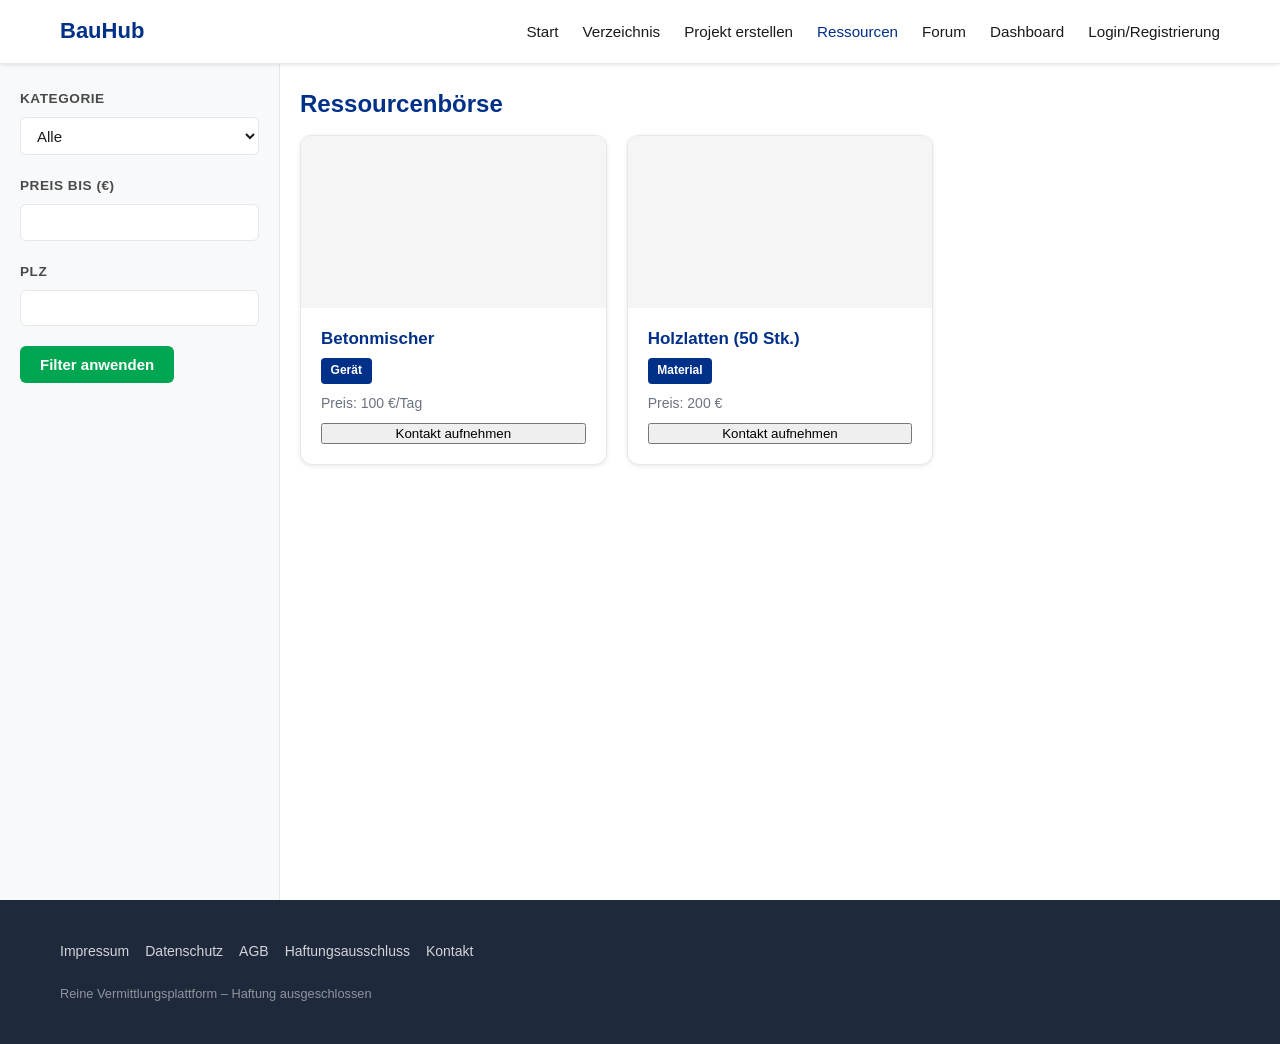
<file: ressourcen.html>
<!DOCTYPE html>
<html lang="de">
<head>
  <meta charset="UTF-8">
  <meta name="viewport" content="width=device-width, initial-scale=1.0">
  <title>Ressourcenbörse – BauHub</title>
  <meta name="description" content="Finden Sie Ressourcen in der Baubranche: Materialien, Geräte und Dienstleistungen. Filtern Sie nach Kategorie, Menge, Preis und Standort.">
  <meta property="og:title" content="Ressourcenbörse – BauHub">
  <meta property="og:description" content="Entdecken Sie verfügbare Materialien und Maschinen für Bauprojekte und bieten Sie Ihre eigenen Ressourcen an.">
  <link rel="stylesheet" href="css/style.css">
</head>
<body>
  <header role="banner">
    <div class="container nav">
      <a href="index.html" class="nav-logo">BauHub</a>
      <button class="nav-toggle" aria-label="Menü öffnen" aria-controls="primary-menu" aria-expanded="false">☰</button>
      <nav id="primary-menu" class="nav-menu" aria-label="Hauptmenü">
        <a href="index.html">Start</a>
        <a href="verzeichnis.html">Verzeichnis</a>
        <a href="projekt-erstellen.html">Projekt erstellen</a>
        <a href="ressourcen.html" aria-current="page">Ressourcen</a>
        <a href="forum.html">Forum</a>
        <a href="dashboard.html">Dashboard</a>
        <a href="login.html">Login/Registrierung</a>
      </nav>
    </div>
  </header>

  <main class="directory">
    <aside class="sidebar" aria-label="Filter Ressourcen">
      <h2 class="sr-only">Filter Ressourcen</h2>
      <form>
        <div class="filter-group">
          <label for="category">Kategorie</label>
          <select id="category" name="category">
            <option value="">Alle</option>
            <option value="Beton">Beton</option>
            <option value="Holz">Holz</option>
            <option value="Metall">Metall</option>
          </select>
        </div>
        <div class="filter-group">
          <label for="price">Preis bis (€)</label>
          <input type="number" id="price" name="price" min="0" step="10">
        </div>
        <div class="filter-group">
          <label for="plz-resource">PLZ</label>
          <input type="text" id="plz-resource" name="plz" pattern="\d{5}">
        </div>
        <div class="filter-group">
          <button type="submit" class="btn btn-accent">Filter anwenden</button>
        </div>
      </form>
    </aside>
    <section class="directory-content">
      <h1>Ressourcenbörse</h1>
      <div class="cards-grid">
        <article class="card">
          <img src="images/placeholder.png" alt="Ressource Bild">
          <div class="card-content">
            <h3>Betonmischer</h3>
            <div class="badges">
              <span class="badge">Gerät</span>
            </div>
            <div class="availability">Preis: 100 €/Tag</div>
            <button type="button">Kontakt aufnehmen</button>
          </div>
        </article>
        <article class="card">
          <img src="images/placeholder.png" alt="Ressource Bild">
          <div class="card-content">
            <h3>Holzlatten (50 Stk.)</h3>
            <div class="badges">
              <span class="badge">Material</span>
            </div>
            <div class="availability">Preis: 200 €</div>
            <button type="button">Kontakt aufnehmen</button>
          </div>
        </article>
      </div>
    </section>
  </main>

  <!-- Footer -->
  <footer role="contentinfo">
    <div class="container">
      <nav class="footer-links" aria-label="Footer">
        <a href="impressum.html">Impressum</a>
        <a href="datenschutz.html">Datenschutz</a>
        <a href="agb.html">AGB</a>
        <a href="haftungsausschluss.html">Haftungsausschluss</a>
        <a href="contact.html">Kontakt</a>
      </nav>
      <p class="disclaimer">Reine Vermittlungsplattform – Haftung ausgeschlossen</p>
    </div>
  </footer>

  <script>
    const navToggle = document.querySelector('.nav-toggle');
    const navMenu = document.querySelector('.nav-menu');
    navToggle.addEventListener('click', () => {
      const expanded = navToggle.getAttribute('aria-expanded') === 'true' || false;
      navToggle.setAttribute('aria-expanded', !expanded);
      navMenu.classList.toggle('open');
    });
  </script>
</body>
</html>
</file>
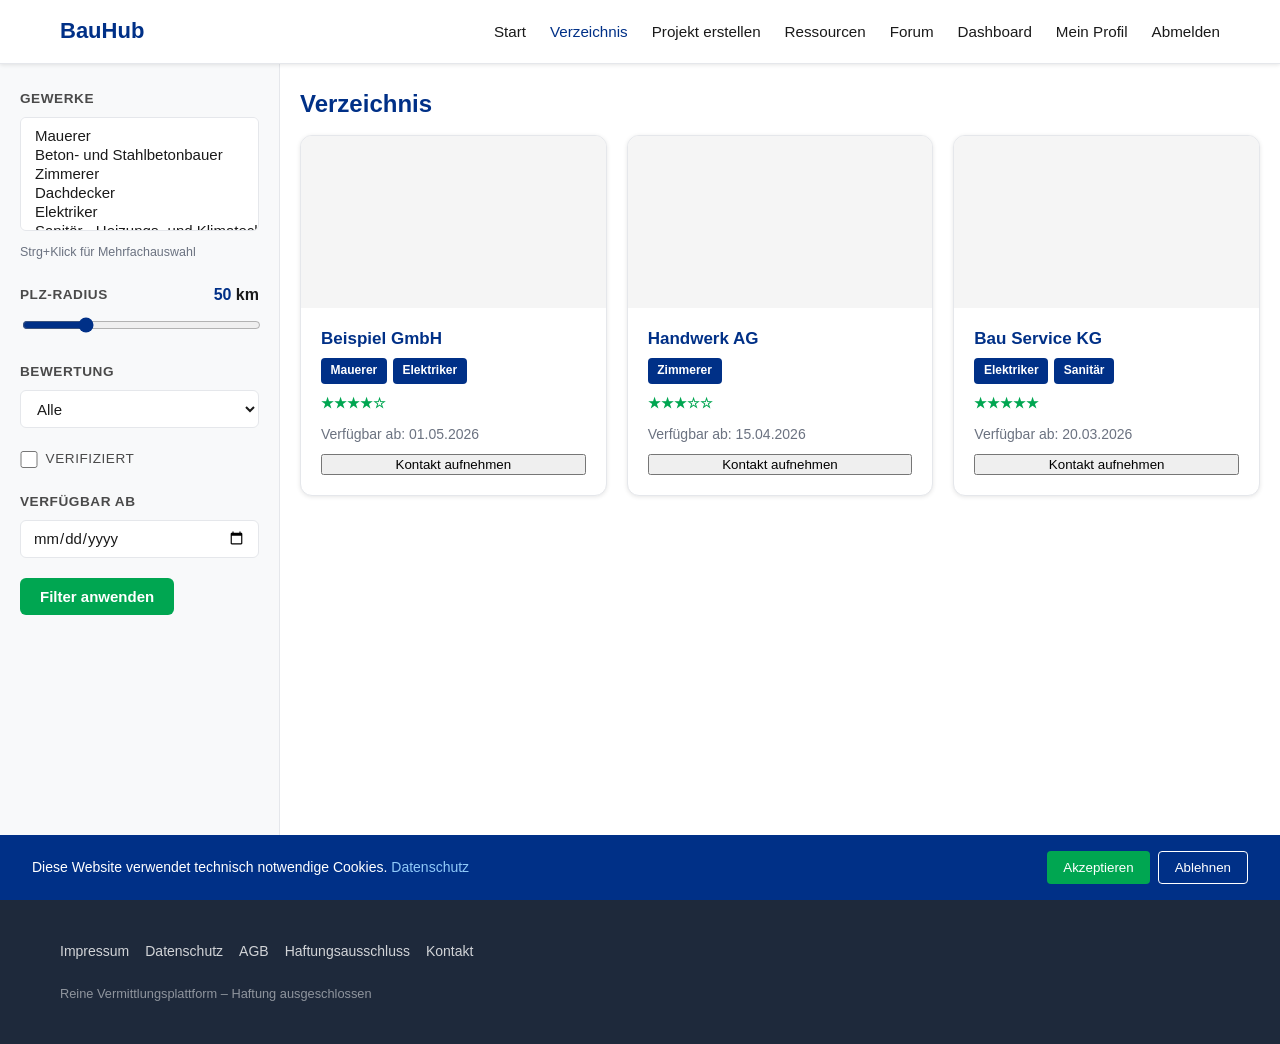
<file: verzeichnis.html>
<!DOCTYPE html>
<html lang="de">
<head>
  <meta charset="UTF-8">
  <meta http-equiv="X-UA-Compatible" content="IE=edge">
  <meta name="viewport" content="width=device-width, initial-scale=1.0">
  <title>BauHub – Verzeichnis</title>
  <meta name="description" content="Finden Sie schnell Subunternehmer im Baugewerbe. Filter nach Gewerken, PLZ und Bewertungen im BauHub Verzeichnis.">
  <meta property="og:title" content="BauHub – Verzeichnis">
  <meta property="og:description" content="Durchsuchen Sie verifizierte Subunternehmer nach Gewerken, Postleitzahl, Bewertungen und Verfügbarkeit.">
  <link rel="stylesheet" href="css/style.css">
</head>
<body>
  <header role="banner">
    <div class="container nav">
      <a href="index.html" class="nav-logo">BauHub</a>
      <button class="nav-toggle" aria-label="Menü öffnen" aria-controls="primary-menu" aria-expanded="false">☰</button>
      <nav id="primary-menu" class="nav-menu" aria-label="Hauptmenü">
        <a href="index.html">Start</a>
        <a href="verzeichnis.html" aria-current="page">Verzeichnis</a>
        <a href="projekt-erstellen.html">Projekt erstellen</a>
        <a href="ressourcen.html">Ressourcen</a>
        <a href="forum.html">Forum</a>
        <a href="dashboard.html">Dashboard</a>
        <a href="mein-profil.html">Mein Profil</a>
        <a href="#" data-logout>Abmelden</a>
      </nav>
    </div>
  </header>

  <main class="directory">
    <!-- Sidebar filter -->
    <aside class="sidebar" aria-label="Filter">
      <h2 class="sr-only">Filter</h2>
      <form id="filterForm">
        <div class="filter-group">
          <label for="gewerke">Gewerke</label>
          <select id="gewerke" name="gewerke" multiple size="5" aria-label="Gewerk auswählen">
            <option value="Mauerer">Mauerer</option>
            <option value="Betonbauer">Beton- und Stahlbetonbauer</option>
            <option value="Zimmerer">Zimmerer</option>
            <option value="Dachdecker">Dachdecker</option>
            <option value="Elektriker">Elektriker</option>
            <option value="Sanitaer">Sanitär-, Heizungs- und Klimatechniker</option>
            <option value="Maler">Maler und Lackierer</option>
            <option value="Fliesenleger">Fliesen-, Platten- und Mosaikleger</option>
            <option value="Tiefbauer">Tiefbauer</option>
            <option value="Strassenbauer">Straßenbauer</option>
            <option value="Geruestbauer">Gerüstbauer</option>
            <option value="Tischler">Tischler</option>
            <option value="Stahlbauer">Stahl- und Metallbauer</option>
            <option value="Glasbauer">Glasbauer</option>
            <option value="Bodenleger">Bodenleger</option>
            <option value="Putzer">Putzer</option>
            <option value="Stuckateur">Stuckateur</option>
            <option value="Schlosser">Schlosser</option>
            <option value="Klempner">Klempner</option>
            <option value="Gartenbauer">Garten- und Landschaftsbauer</option>
            <option value="Rohrleitungsbauer">Rohrleitungsbauer</option>
            <option value="Isolierer">Isolierer</option>
            <option value="Fassadenbauer">Fassadenbauer</option>
            <option value="Energieberater">Energieberater</option>
            <option value="Nachhaltigkeitsberater">Nachhaltigkeitsberater</option>
            <option value="Baugeraete">Baugeräteführer</option>
            <option value="Statiker">Statiker / Tragwerksplanung</option>
            <option value="Altbausanierung">Altbausanierung</option>
            <option value="Bauleitung">Bauleitung</option>
          </select>
          <p class="multi-hint">Strg+Klick für Mehrfachauswahl</p>
        </div>
        <div class="filter-group">
          <div class="radius-display">
            <label for="radius">PLZ-Radius</label>
            <strong><output id="radiusValue">50</output> km</strong>
          </div>
          <input type="range" id="radius" name="radius" min="0" max="200" step="10" value="50" oninput="document.getElementById('radiusValue').value=this.value">
        </div>
        <div class="filter-group">
          <label for="rating">Bewertung</label>
          <select id="rating" name="rating">
            <option value="">Alle</option>
            <option value="5">★★★★★</option>
            <option value="4">★★★★☆ und besser</option>
            <option value="3">★★★☆☆ und besser</option>
            <option value="2">★★☆☆☆ und besser</option>
            <option value="1">★☆☆☆☆ und besser</option>
          </select>
        </div>
        <div class="filter-group">
          <label class="checkbox-label"><input type="checkbox" name="verified"> Verifiziert</label>
        </div>
        <div class="filter-group">
          <label for="availability">Verfügbar ab</label>
          <input type="date" id="availability" name="availability">
        </div>
        <div class="filter-group">
          <button type="submit" class="btn btn-accent">Filter anwenden</button>
        </div>
      </form>
    </aside>
    <!-- Listing content -->
    <section class="directory-content">
      <h1>Verzeichnis</h1>
      <div class="cards-grid" id="cardsGrid">
        <!-- Example card (static fallback, replaced dynamically after filter) -->
        <article class="card">
          <img src="images/placeholder.png" alt="Firmenbild">
          <div class="card-content">
            <h3>Beispiel GmbH</h3>
            <div class="badges">
              <span class="badge">Mauerer</span>
              <span class="badge">Elektriker</span>
            </div>
            <div class="rating">★★★★☆</div>
            <div class="availability">Verfügbar ab: 01.05.2026</div>
            <button type="button" aria-label="Kontakt aufnehmen">Kontakt aufnehmen</button>
          </div>
        </article>
        <article class="card">
          <img src="images/placeholder.png" alt="Firmenbild">
          <div class="card-content">
            <h3>Handwerk AG</h3>
            <div class="badges">
              <span class="badge">Zimmerer</span>
            </div>
            <div class="rating">★★★☆☆</div>
            <div class="availability">Verfügbar ab: 15.04.2026</div>
            <button type="button">Kontakt aufnehmen</button>
          </div>
        </article>
        <article class="card">
          <img src="images/placeholder.png" alt="Firmenbild">
          <div class="card-content">
            <h3>Bau Service KG</h3>
            <div class="badges">
              <span class="badge">Elektriker</span>
              <span class="badge">Sanitär</span>
            </div>
            <div class="rating">★★★★★</div>
            <div class="availability">Verfügbar ab: 20.03.2026</div>
            <button type="button">Kontakt aufnehmen</button>
          </div>
        </article>
      </div>
    </section>
  </main>

  <!-- Footer -->
  <footer role="contentinfo">
    <div class="container">
      <nav class="footer-links" aria-label="Footer">
        <a href="impressum.html">Impressum</a>
        <a href="datenschutz.html">Datenschutz</a>
        <a href="agb.html">AGB</a>
        <a href="haftungsausschluss.html">Haftungsausschluss</a>
        <a href="contact.html">Kontakt</a>
      </nav>
      <p class="disclaimer">Reine Vermittlungsplattform – Haftung ausgeschlossen</p>
    </div>
  </footer>

  <script src="js/config.js"></script>
  <script src="js/api.js"></script>
  <script src="js/auth.js"></script>
  <script>
    // Mobile navigation toggling
    const navToggle = document.querySelector('.nav-toggle');
    const navMenu = document.querySelector('.nav-menu');
    navToggle.addEventListener('click', () => {
      const expanded = navToggle.getAttribute('aria-expanded') === 'true' || false;
      navToggle.setAttribute('aria-expanded', !expanded);
      navMenu.classList.toggle('open');
    });

    // Logout handler
    const logoutLink = document.querySelector('[data-logout]');
    if (logoutLink) {
      logoutLink.addEventListener('click', (e) => {
        e.preventDefault();
        BauHubAuth.logout();
      });
    }

    // Render search results into the cards grid
    function renderResults(results) {
      const grid = document.getElementById('cardsGrid');
      if (!grid) return;
      if (!results || results.length === 0) {
        grid.innerHTML = '<p>Keine Ergebnisse gefunden.</p>';
        return;
      }
      grid.innerHTML = results.map(entry => {
        const badges = Array.isArray(entry.trades)
          ? entry.trades.map(t => `<span class="badge">${t}</span>`).join('')
          : '';
        const stars = entry.rating ? '★'.repeat(Math.round(entry.rating)) + '☆'.repeat(5 - Math.round(entry.rating)) : '';
        const availabilityText = entry.availability ? `Verfügbar ab: ${entry.availability}` : '';
        const verifiedBadge = entry.verified ? '<span class="badge badge-verified">Verifiziert</span>' : '';
        return `
          <article class="card">
            <img src="${entry.image || 'images/placeholder.png'}" alt="Firmenbild">
            <div class="card-content">
              <h3>${entry.company || entry.name || 'Unbekannt'}</h3>
              <div class="badges">${badges}${verifiedBadge}</div>
              ${stars ? `<div class="rating">${stars}</div>` : ''}
              ${availabilityText ? `<div class="availability">${availabilityText}</div>` : ''}
              <button type="button" aria-label="Kontakt aufnehmen mit ${entry.company || entry.name || 'Unbekannt'}">Kontakt aufnehmen</button>
            </div>
          </article>
        `;
      }).join('');
    }

    // Filter form submission
    const filterForm = document.getElementById('filterForm');
    if (filterForm) {
      filterForm.addEventListener('submit', async (e) => {
        e.preventDefault();
        const submitBtn = filterForm.querySelector('button[type="submit"]');
        const formData = Object.fromEntries(new FormData(e.target));
        // Collect all selected trades as array
        const gewerkeSelect = document.getElementById('gewerke');
        formData.gewerke = Array.from(gewerkeSelect.selectedOptions).map(o => o.value);
        BauHubAuth.setLoading(submitBtn, true);
        try {
          const results = await BauHubAPI.directory.search(formData);
          renderResults(results);
          BauHubAuth.toast('Filter angewendet.', 'success');
        } catch (err) {
          console.error(err);
          BauHubAuth.toast('Fehler beim Anwenden des Filters.', 'error');
        } finally {
          BauHubAuth.setLoading(submitBtn, false);
        }
      });
    }
  </script>
</body>
</html>
</file>
<file: css/style.css>
/*
 * BauHub – Globales Stylesheet
 * Mobile-first, WCAG 2.2 AA Kontrast, Inter + Poppins
 */

/* ── Farben ─────────────────────────────────────────── */
:root {
  --primary:      #003087;
  --primary-dark: #001f5b;
  --accent:       #00A651;
  --accent-dark:  #008c47;
  --neutral:      #4A4A4A;
  --bg:           #FFFFFF;
  --bg-subtle:    #F8F9FA;
  --bg-muted:     #F1F3F5;
  --text:         #1A1A1A;
  --text-muted:   #6B7280;
  --border:       #E5E7EB;
  --shadow:       0 1px 4px rgba(0,0,0,0.10);
  --shadow-md:    0 4px 16px rgba(0,0,0,0.12);
  --radius:       6px;
  --radius-lg:    12px;
}

/* ── Basis ───────────────────────────────────────────── */
@import url('https://fonts.googleapis.com/css2?family=Inter:wght@400;500;600&family=Poppins:wght@600;700&display=swap');

html { font-size: 100%; box-sizing: border-box; scroll-behavior: smooth; }
*, *::before, *::after { box-sizing: inherit; }

body {
  margin: 0;
  padding: 0;
  font-family: 'Inter', sans-serif;
  font-size: 1rem;
  line-height: 1.65;
  color: var(--text);
  background: linear-gradient(-45deg, var(--primary), var(--primary-dark), #001a40, var(--primary-dark));
  background-size: 400% 400%;
  animation: bodyGradient 20s ease infinite;
  min-height: 100vh;
  display: flex;
  flex-direction: column;
}

@keyframes bodyGradient {
  0%   { background-position: 0% 50%; }
  50%  { background-position: 100% 50%; }
  100% { background-position: 0% 50%; }
}

h1, h2, h3, h4, h5, h6 {
  font-family: 'Poppins', sans-serif;
  color: var(--primary);
  line-height: 1.3;
  margin-top: 0;
}

a { color: var(--primary); text-decoration: none; transition: color 0.2s; }
a:hover, a:focus { color: var(--accent); text-decoration: underline; }

img { max-width: 100%; height: auto; display: block; }

/* ── Layout-Wrapper ──────────────────────────────────── */
main {
  flex: 1;
  background: var(--bg);
}

.container {
  width: 100%;
  max-width: 1200px;
  margin: 0 auto;
  padding: 0 1.25rem;
}

/* ── Header / Navigation ─────────────────────────────── */
header[role="banner"] {
  position: sticky;
  top: 0;
  height: 4rem;
  background: var(--bg);
  border-bottom: 1px solid var(--border);
  box-shadow: var(--shadow);
  display: flex;
  align-items: center;
  z-index: 1000;
}

.nav {
  display: flex;
  align-items: center;
  justify-content: space-between;
  gap: 1rem;
}

.nav-logo {
  font-family: 'Poppins', sans-serif;
  font-size: 1.375rem;
  font-weight: 700;
  color: var(--primary);
  text-decoration: none;
  display: flex;
  align-items: center;
  gap: 0.5rem;
}

.nav-logo img { height: 2.25rem; width: auto; }

.nav-menu {
  display: none;
  flex-direction: column;
  gap: 0.5rem;
  position: absolute;
  top: 4rem;
  left: 0;
  right: 0;
  background: var(--bg);
  border-bottom: 1px solid var(--border);
  padding: 1rem 1.25rem;
  box-shadow: var(--shadow-md);
}

.nav-menu.open { display: flex; }

.nav-menu a {
  font-weight: 500;
  color: var(--text);
  padding: 0.375rem 0;
  font-size: 0.95rem;
  text-decoration: none;
  border-bottom: 2px solid transparent;
  transition: color 0.2s, border-color 0.2s;
}

.nav-menu a:hover,
.nav-menu a[aria-current="page"] {
  color: var(--primary);
  border-color: var(--primary);
}

.nav-toggle {
  font-size: 1.5rem;
  cursor: pointer;
  border: none;
  background: none;
  color: var(--primary);
  padding: 0.25rem;
  line-height: 1;
}

@media (min-width: 768px) {
  .nav-menu {
    display: flex !important;
    flex-direction: row;
    position: static;
    background: none;
    border: none;
    padding: 0;
    box-shadow: none;
    gap: 1.5rem;
  }
  .nav-menu a { padding: 0; border-bottom: none; }
  .nav-toggle { display: none; }
}

/* ── Buttons ─────────────────────────────────────────── */
.btn {
  display: inline-flex;
  align-items: center;
  justify-content: center;
  gap: 0.375rem;
  padding: 0.625rem 1.25rem;
  font-size: 0.9375rem;
  font-weight: 600;
  border-radius: var(--radius);
  border: none;
  cursor: pointer;
  text-decoration: none;
  transition: background-color 0.2s, transform 0.1s;
  white-space: nowrap;
}

.btn:active { transform: scale(0.98); }
.btn-primary { background: var(--primary); color: #fff; }
.btn-primary:hover { background: var(--primary-dark); color: #fff; text-decoration: none; }
.btn-accent  { background: var(--accent);  color: #fff; }
.btn-accent:hover  { background: var(--accent-dark); color: #fff; text-decoration: none; }
.btn-outline {
  background: transparent;
  color: var(--primary);
  border: 2px solid var(--primary);
}
.btn-outline:hover { background: var(--primary); color: #fff; text-decoration: none; }
.btn-muted { background: var(--bg-muted); color: var(--neutral); }
.btn-muted:hover { background: var(--border); }
.btn-sm { padding: 0.375rem 0.75rem; font-size: 0.8125rem; }

/* ── Formulare ───────────────────────────────────────── */
label {
  display: block;
  font-weight: 600;
  font-size: 0.9rem;
  margin-bottom: 0.35rem;
  color: var(--text);
}

input[type="text"],
input[type="email"],
input[type="password"],
input[type="number"],
input[type="date"],
input[type="file"],
input[type="range"],
select,
textarea {
  width: 100%;
  padding: 0.6rem 0.75rem;
  border: 1.5px solid var(--border);
  border-radius: var(--radius);
  font-size: 0.9375rem;
  font-family: 'Inter', sans-serif;
  color: var(--text);
  background: var(--bg);
  transition: border-color 0.2s, box-shadow 0.2s;
}

input:focus, select:focus, textarea:focus {
  outline: none;
  border-color: var(--primary);
  box-shadow: 0 0 0 3px rgba(0,48,135,0.15);
}

select[multiple] { min-height: 7rem; padding: 0.4rem; }

textarea { min-height: 100px; resize: vertical; }

input[type="range"] {
  padding: 0;
  border: none;
  background: none;
  cursor: pointer;
  accent-color: var(--primary);
}

input[type="checkbox"],
input[type="radio"] {
  width: 1.1rem;
  height: 1.1rem;
  cursor: pointer;
  accent-color: var(--primary);
  flex-shrink: 0;
}

.field {
  display: flex;
  flex-direction: column;
  gap: 0.25rem;
  margin-bottom: 1rem;
}

.field-hint {
  font-size: 0.8125rem;
  color: var(--text-muted);
  margin-top: 0.25rem;
}

.checkbox-row {
  display: flex;
  align-items: center;
  gap: 0.5rem;
  cursor: pointer;
}

.checkbox-row label { margin: 0; font-weight: 500; cursor: pointer; }

output {
  font-weight: 700;
  color: var(--primary);
}

/* ── Cards ───────────────────────────────────────────── */
.card {
  background: var(--bg);
  border: 1px solid var(--border);
  border-radius: var(--radius-lg);
  overflow: hidden;
  display: flex;
  flex-direction: column;
  box-shadow: var(--shadow);
  transition: box-shadow 0.2s, transform 0.2s;
}

.card:hover { box-shadow: var(--shadow-md); transform: translateY(-2px); }

.card img {
  width: 100%;
  aspect-ratio: 16/9;
  object-fit: cover;
}

.card-content {
  padding: 1.25rem;
  display: flex;
  flex-direction: column;
  gap: 0.5rem;
  flex: 1;
}

.card-content h3 { margin: 0; font-size: 1.0625rem; }

.badges {
  display: flex;
  flex-wrap: wrap;
  gap: 0.375rem;
}

.badge {
  display: inline-block;
  background: var(--primary);
  color: #fff;
  padding: 0.2rem 0.6rem;
  border-radius: 4px;
  font-size: 0.75rem;
  font-weight: 600;
}

.badge-verified { background: var(--accent); }
.badge-premium  { background: #d97706; }

.rating  { color: var(--accent); font-size: 0.875rem; font-weight: 600; }
.availability { font-size: 0.875rem; color: var(--text-muted); }

.cards-grid {
  display: grid;
  grid-template-columns: 1fr;
  gap: 1.25rem;
}

@media (min-width: 640px)  { .cards-grid { grid-template-columns: repeat(2, 1fr); } }
@media (min-width: 1024px) { .cards-grid { grid-template-columns: repeat(3, 1fr); } }

/* ── Tabellen ────────────────────────────────────────── */
.table-wrapper { overflow-x: auto; border-radius: var(--radius-lg); border: 1px solid var(--border); }

table { width: 100%; border-collapse: collapse; }

table th,
table td {
  padding: 0.75rem 1rem;
  border-bottom: 1px solid var(--border);
  text-align: left;
  font-size: 0.9rem;
  vertical-align: middle;
}

table tr:last-child td { border-bottom: none; }

table th {
  background: var(--bg-subtle);
  font-weight: 600;
  font-size: 0.8125rem;
  text-transform: uppercase;
  letter-spacing: 0.04em;
  color: var(--neutral);
}

table tr:hover td { background: var(--bg-subtle); }

/* ── Tabs ────────────────────────────────────────────── */
.tabs {
  display: flex;
  border-bottom: 2px solid var(--border);
  margin-bottom: 1.5rem;
  gap: 0;
  overflow-x: auto;
}

.tabs button {
  flex: 1;
  min-width: 8rem;
  padding: 0.75rem 1rem;
  background: none;
  border: none;
  border-bottom: 3px solid transparent;
  margin-bottom: -2px;
  font-weight: 600;
  font-size: 0.9rem;
  cursor: pointer;
  color: var(--neutral);
  white-space: nowrap;
  transition: color 0.2s, border-color 0.2s;
}

.tabs button:hover { color: var(--primary); }
.tabs button.active { border-color: var(--accent); color: var(--accent); }

.tab-panel { display: none; }
.tab-panel.active { display: block; }

/* ── Badges / Status Chips ───────────────────────────── */
.status-chip {
  display: inline-block;
  padding: 0.2rem 0.6rem;
  border-radius: 20px;
  font-size: 0.75rem;
  font-weight: 600;
}

.status-offen     { background: #dcfce7; color: #166534; }
.status-in-arbeit { background: #dbeafe; color: #1d4ed8; }
.status-abgeschlossen { background: #f1f5f9; color: #64748b; }
.status-ausstehend { background: #fef9c3; color: #92400e; }

/* ── Benachrichtigungen / Alerts ─────────────────────── */
.alert {
  padding: 0.875rem 1.25rem;
  border-radius: var(--radius);
  font-size: 0.9rem;
  display: none;
  margin-bottom: 1rem;
}

.alert.show { display: block; }
.alert-success { background: #dcfce7; color: #166534; border: 1px solid #86efac; }
.alert-error   { background: #fee2e2; color: #991b1b; border: 1px solid #fca5a5; }
.alert-info    { background: #dbeafe; color: #1e40af; border: 1px solid #93c5fd; }
.alert-warning { background: #fff7ed; color: #9a3412; border: 1px solid #fdba74; }

/* Toast */
.toast {
  position: fixed;
  bottom: 1.5rem;
  right: 1.5rem;
  padding: 0.875rem 1.25rem;
  border-radius: var(--radius);
  font-size: 0.9rem;
  font-weight: 500;
  box-shadow: var(--shadow-md);
  z-index: 9999;
  max-width: 360px;
  animation: toastIn 0.3s ease;
}

@keyframes toastIn { from { opacity: 0; transform: translateY(1rem); } to { opacity: 1; transform: none; } }

/* ── Hero ────────────────────────────────────────────── */
.hero {
  position: relative;
  background-image: url('../images/hero-highend.webp');
  background-size: cover;
  background-position: center;
  background-attachment: fixed;
  color: #fff;
  min-height: 90vh;
  display: flex;
  align-items: center;
  justify-content: center;
  text-align: center;
  padding: 5rem 1.25rem;
  overflow: hidden;
}

.hero::before {
  content: "";
  position: absolute;
  inset: 0;
  background: linear-gradient(to bottom, rgba(0,48,135,0.82) 0%, rgba(0,48,135,0.55) 60%, rgba(0,48,135,0.3) 100%);
}

.hero-content {
  position: relative;
  max-width: 760px;
  padding: 1.5rem;
}

.hero h1 {
  font-family: 'Poppins', sans-serif;
  font-size: clamp(2rem, 5vw, 3.25rem);
  font-weight: 700;
  color: #fff;
  margin-bottom: 1rem;
}

.hero p { font-size: 1.125rem; color: rgba(255,255,255,0.92); margin-bottom: 2rem; }

.hero .cta {
  display: flex;
  flex-direction: column;
  gap: 0.875rem;
  align-items: center;
}

@media (min-width: 600px) {
  .hero .cta { flex-direction: row; justify-content: center; }
}

/* ── Trust-Sektion (Startseite) ──────────────────────── */
.trust-section { background: var(--bg); padding: 4rem 1.25rem; }

.trust-grid {
  display: grid;
  grid-template-columns: 1fr;
  gap: 1.5rem;
  max-width: 1100px;
  margin: 0 auto;
}

@media (min-width: 600px)  { .trust-grid { grid-template-columns: repeat(2, 1fr); } }
@media (min-width: 1024px) { .trust-grid { grid-template-columns: repeat(4, 1fr); } }

.trust-card {
  background: var(--bg-subtle);
  padding: 1.75rem 1.5rem;
  border-radius: var(--radius-lg);
  border: 1px solid var(--border);
  display: flex;
  flex-direction: column;
  align-items: center;
  text-align: center;
  gap: 0.75rem;
  transition: box-shadow 0.2s;
}

.trust-card:hover { box-shadow: var(--shadow-md); }
.trust-card svg  { width: 2.75rem; height: 2.75rem; fill: var(--primary); }
.trust-card h3   { margin: 0; font-size: 1.0625rem; }
.trust-card p    { margin: 0; font-size: 0.875rem; color: var(--neutral); }

/* ── Suche (Startseite) ──────────────────────────────── */
.search-section {
  padding: 2.5rem 1.25rem;
  background: var(--bg-subtle);
  border-top: 1px solid var(--border);
  border-bottom: 1px solid var(--border);
  display: flex;
  justify-content: center;
}

.search-form {
  display: flex;
  flex-direction: column;
  gap: 0.75rem;
  width: 100%;
  max-width: 640px;
}

@media (min-width: 600px) {
  .search-form {
    flex-direction: row;
  }
  .search-form select,
  .search-form input[type="text"] { flex: 1; }
  .search-form button { flex-shrink: 0; }
}

/* ── Stats (Startseite) ──────────────────────────────── */
.stats-section {
  padding: 4rem 1.25rem;
  background: var(--primary);
  color: #fff;
  text-align: center;
}

.stats-section h2 { color: #fff; }

.stats-grid {
  display: grid;
  grid-template-columns: repeat(auto-fit, minmax(160px, 1fr));
  gap: 2rem;
  max-width: 800px;
  margin: 2rem auto 0;
}

.stat       { font-size: 2.5rem; font-weight: 700; color: #fff; }
.stat-label { font-size: 0.9375rem; color: rgba(255,255,255,0.8); margin-top: 0.25rem; }

/* ── Footer ──────────────────────────────────────────── */
footer[role="contentinfo"] {
  background: #1e293b;
  padding: 2.5rem 1.25rem;
  color: rgba(255,255,255,0.75);
  font-size: 0.875rem;
}

.footer-links {
  display: flex;
  flex-wrap: wrap;
  gap: 1rem;
  margin-bottom: 1.25rem;
}

.footer-links a {
  color: rgba(255,255,255,0.8);
  font-weight: 500;
  text-decoration: none;
}

.footer-links a:hover { color: #fff; text-decoration: underline; }

.disclaimer { font-size: 0.8rem; color: rgba(255,255,255,0.5); margin: 0; }

/* ── Seiten-Wrapper (weißer Bereich) ─────────────────── */
.page-wrapper {
  max-width: 900px;
  margin: 0 auto;
  padding: 2rem 1.25rem;
}

.page-wrapper h1 {
  font-size: clamp(1.5rem, 3vw, 2rem);
  margin-bottom: 1.5rem;
  padding-bottom: 0.75rem;
  border-bottom: 2px solid var(--border);
}

.page-wrapper h2 { font-size: 1.25rem; margin-top: 2rem; }

/* ── Verzeichnis ─────────────────────────────────────── */
.directory {
  display: flex;
  flex-direction: column;
}

.sidebar {
  background: var(--bg-subtle);
  padding: 1.5rem 1.25rem;
  border-bottom: 1px solid var(--border);
}

.sidebar h2 {
  font-size: 1rem;
  text-transform: uppercase;
  letter-spacing: 0.06em;
  color: var(--neutral);
  margin-bottom: 1.25rem;
}

.filter-group { margin-bottom: 1.25rem; }

.filter-group label {
  font-size: 0.85rem;
  text-transform: uppercase;
  letter-spacing: 0.04em;
  color: var(--neutral);
  margin-bottom: 0.4rem;
}

.filter-group select,
.filter-group input:not([type="checkbox"]):not([type="range"]) {
  width: 100%;
  padding: 0.55rem 0.75rem;
  border: 1.5px solid var(--border);
  border-radius: var(--radius);
  font-size: 0.9375rem;
  background: var(--bg);
}

.filter-group input[type="range"] {
  width: 100%;
  accent-color: var(--primary);
  margin-top: 0.25rem;
}

.checkbox-label {
  display: flex;
  align-items: center;
  gap: 0.5rem;
  cursor: pointer;
  font-weight: 500;
  font-size: 0.9375rem;
  color: var(--text);
}

.checkbox-label input[type="checkbox"] {
  width: 1.1rem;
  height: 1.1rem;
  flex-shrink: 0;
  margin: 0;
}

.radius-display {
  display: flex;
  justify-content: space-between;
  align-items: center;
  margin-bottom: 0.25rem;
}

.radius-display label { margin: 0; }

.directory-content {
  padding: 1.5rem 1.25rem;
  flex: 1;
}

.directory-content h1 {
  font-size: 1.5rem;
  margin-bottom: 1rem;
}

.result-info {
  font-size: 0.875rem;
  color: var(--text-muted);
  margin-bottom: 1.25rem;
}

@media (min-width: 768px) {
  .directory    { flex-direction: row; }
  .sidebar {
    width: 280px;
    flex-shrink: 0;
    border-right: 1px solid var(--border);
    border-bottom: none;
    height: calc(100vh - 4rem);
    position: sticky;
    top: 4rem;
    overflow-y: auto;
  }
}

/* ── Mehrfachauswahl-Hinweis ─────────────────────────── */
.multi-hint {
  font-size: 0.78rem;
  color: var(--text-muted);
  margin-top: 0.3rem;
}

/* ── Auth / Login ────────────────────────────────────── */
.auth-container {
  max-width: 560px;
  margin: 2rem auto;
  padding: 0 1.25rem;
}

.auth-card {
  background: var(--bg);
  border: 1px solid var(--border);
  border-radius: var(--radius-lg);
  padding: 2rem;
  box-shadow: var(--shadow-md);
}

.auth-card h1 {
  font-size: 1.625rem;
  margin-bottom: 0.25rem;
}

.auth-card p.subtitle {
  color: var(--text-muted);
  margin-bottom: 1.5rem;
  font-size: 0.9rem;
}

.auth-tabs.tabs { margin-bottom: 1.5rem; }

.auth-panel { display: none; }
.auth-panel.active { display: block; }

.auth-form { display: flex; flex-direction: column; gap: 0.875rem; }

.auth-form .field { margin: 0; }

/* ── Dashboard ───────────────────────────────────────── */
.dashboard-container {
  max-width: 1100px;
  margin: 0 auto;
  padding: 2rem 1.25rem;
}

.dashboard-container h1 {
  font-size: clamp(1.375rem, 3vw, 1.875rem);
}

.dashboard-tabs.tabs { margin-bottom: 1.5rem; }
.dashboard-panel { display: none; }
.dashboard-panel.active { display: block; }

.panel-header {
  display: flex;
  justify-content: space-between;
  align-items: center;
  margin-bottom: 1rem;
  flex-wrap: wrap;
  gap: 0.75rem;
}

.panel-header h3 { margin: 0; font-size: 1.125rem; }

.stats-cards {
  display: grid;
  grid-template-columns: repeat(auto-fit, minmax(150px, 1fr));
  gap: 1rem;
  margin-bottom: 1.5rem;
}

.stat-card {
  background: var(--bg-subtle);
  border: 1px solid var(--border);
  border-radius: var(--radius-lg);
  padding: 1.25rem;
  text-align: center;
}

.stat-card .stat-value {
  font-size: 2rem;
  font-weight: 700;
  color: var(--primary);
  display: block;
}

.stat-card .stat-label {
  font-size: 0.8125rem;
  color: var(--text-muted);
  margin-top: 0.25rem;
}

.premium-banner {
  background: linear-gradient(135deg, #fff7ed 0%, #fef3c7 100%);
  border: 1px solid #fcd34d;
  border-left: 4px solid #d97706;
  border-radius: var(--radius-lg);
  padding: 1.25rem 1.5rem;
  margin-bottom: 1.5rem;
  display: flex;
  align-items: center;
  justify-content: space-between;
  flex-wrap: wrap;
  gap: 1rem;
}

.premium-banner h2 { margin: 0 0 0.25rem; font-size: 1.0625rem; color: #92400e; }
.premium-banner p  { margin: 0; color: #78350f; font-size: 0.9rem; }

.premium-active {
  background: #f0fdf4;
  border: 1px solid #86efac;
  border-radius: var(--radius-lg);
  padding: 1rem 1.25rem;
  margin-bottom: 1.5rem;
  font-size: 0.9rem;
  color: #166534;
}

.notif-badge {
  display: inline-flex;
  align-items: center;
  justify-content: center;
  background: #dc2626;
  color: #fff;
  border-radius: 50%;
  min-width: 1.25rem;
  height: 1.25rem;
  font-size: 0.7rem;
  font-weight: 700;
  padding: 0 4px;
  margin-left: 0.375rem;
  vertical-align: middle;
}

/* ── Forum ───────────────────────────────────────────── */
.forum-container {
  max-width: 900px;
  margin: 0 auto;
  padding: 2rem 1.25rem;
}

.forum-container h1 { font-size: clamp(1.375rem, 3vw, 1.875rem); }

.forum-thread {
  background: var(--bg);
  border: 1px solid var(--border);
  border-radius: var(--radius-lg);
  padding: 1.25rem 1.5rem;
  margin-bottom: 1rem;
  box-shadow: var(--shadow);
}

.forum-thread h3 {
  margin: 0 0 0.5rem;
  font-size: 1rem;
}

.forum-thread p { margin: 0; font-size: 0.9375rem; color: var(--neutral); }

.forum-thread .thread-meta {
  font-size: 0.8rem;
  color: var(--text-muted);
  margin-top: 0.75rem;
  display: flex;
  gap: 1rem;
}

.new-post {
  background: var(--bg-subtle);
  border: 1px solid var(--border);
  border-radius: var(--radius-lg);
  padding: 1.5rem;
  margin-top: 2rem;
}

.new-post h3 { margin-top: 0; font-size: 1.0625rem; }

.new-post .field { margin-bottom: 0.875rem; }

/* ── Profil ──────────────────────────────────────────── */
.profile-container {
  max-width: 860px;
  margin: 0 auto;
  padding: 2rem 1.25rem;
}

.profile-header {
  display: flex;
  flex-direction: column;
  align-items: center;
  text-align: center;
  gap: 1rem;
  margin-bottom: 2rem;
  padding-bottom: 2rem;
  border-bottom: 1px solid var(--border);
}

@media (min-width: 600px) {
  .profile-header { flex-direction: row; text-align: left; }
}

.profile-header img {
  width: 120px;
  height: 120px;
  border-radius: 50%;
  object-fit: cover;
  border: 3px solid var(--border);
  flex-shrink: 0;
}

.profile-info h1 { margin: 0 0 0.25rem; font-size: 1.625rem; }
.profile-info p  { margin: 0; color: var(--text-muted); font-size: 0.9rem; }

.profile-section { margin-bottom: 2rem; }
.profile-section h2 {
  font-size: 1.125rem;
  padding-bottom: 0.5rem;
  border-bottom: 1px solid var(--border);
  margin-bottom: 1rem;
}

.references {
  display: grid;
  grid-template-columns: 1fr;
  gap: 1rem;
}

@media (min-width: 600px) { .references { grid-template-columns: repeat(2, 1fr); } }

.reference-card {
  background: var(--bg-subtle);
  border: 1px solid var(--border);
  padding: 1rem;
  border-radius: var(--radius-lg);
}

.ratings { margin-top: 0.75rem; }
.ratings span { color: var(--accent); font-size: 1.25rem; }

/* ── Projekt Detail ──────────────────────────────────── */
.project-detail-header {
  background: var(--bg-subtle);
  border-bottom: 1px solid var(--border);
  padding: 1.75rem 1.25rem;
}

.project-detail-header h1 { margin: 0 0 0.75rem; font-size: clamp(1.25rem, 3vw, 1.875rem); }

.project-meta {
  display: flex;
  flex-wrap: wrap;
  gap: 1rem;
}

.project-meta span {
  font-size: 0.875rem;
  color: var(--neutral);
  display: flex;
  align-items: center;
  gap: 0.25rem;
}

.project-body {
  max-width: 860px;
  margin: 0 auto;
  padding: 2rem 1.25rem;
}

.carousel {
  display: flex;
  overflow-x: auto;
  gap: 1rem;
  margin-bottom: 1.5rem;
  scrollbar-width: thin;
  padding-bottom: 0.5rem;
}

.carousel img {
  width: 280px;
  height: 168px;
  object-fit: cover;
  border-radius: var(--radius-lg);
  flex-shrink: 0;
}

.requirements { list-style: disc; padding-left: 1.5rem; line-height: 2; }

/* ── Modal ───────────────────────────────────────────── */
.modal {
  position: fixed;
  inset: 0;
  background: rgba(0,0,0,0.55);
  display: flex;
  align-items: center;
  justify-content: center;
  z-index: 2000;
  padding: 1rem;
}

.modal-content {
  background: var(--bg);
  border-radius: var(--radius-lg);
  padding: 2rem;
  max-width: 520px;
  width: 100%;
  box-shadow: var(--shadow-md);
}

.modal-content h2 { margin-top: 0; }
.modal-content .field { margin-bottom: 1rem; }

.modal-actions {
  display: flex;
  justify-content: flex-end;
  gap: 0.75rem;
  margin-top: 1.5rem;
}

/* ── Wizard (Projekt erstellen) ──────────────────────── */
.wizard {
  max-width: 760px;
  margin: 0 auto;
  padding: 2rem 1.25rem;
}

.wizard h1 { font-size: clamp(1.375rem, 3vw, 1.875rem); margin-bottom: 1.75rem; }

.step-indicator {
  display: flex;
  align-items: center;
  margin-bottom: 2rem;
  gap: 0;
}

.step-indicator .step-item {
  flex: 1;
  display: flex;
  flex-direction: column;
  align-items: center;
  position: relative;
  text-align: center;
}

.step-indicator .step-item::before {
  content: attr(data-step);
  width: 2.25rem;
  height: 2.25rem;
  border-radius: 50%;
  background: var(--bg-muted);
  color: var(--neutral);
  font-weight: 700;
  font-size: 0.875rem;
  display: flex;
  align-items: center;
  justify-content: center;
  margin-bottom: 0.4rem;
  border: 2px solid var(--border);
  transition: background 0.2s;
}

.step-indicator .step-item.active::before {
  background: var(--primary);
  color: #fff;
  border-color: var(--primary);
}

.step-indicator .step-item.done::before {
  background: var(--accent);
  color: #fff;
  border-color: var(--accent);
}

.step-indicator .step-label {
  font-size: 0.75rem;
  color: var(--text-muted);
  font-weight: 500;
}

.step-indicator .step-item.active .step-label { color: var(--primary); font-weight: 600; }

.step-indicator .step-line {
  flex: 1;
  height: 2px;
  background: var(--border);
  margin-bottom: 1.4rem;
}

.step-form { display: flex; flex-direction: column; gap: 1rem; }

.wizard-card {
  background: var(--bg);
  border: 1px solid var(--border);
  border-radius: var(--radius-lg);
  padding: 1.75rem;
  box-shadow: var(--shadow);
}

.wizard-nav {
  display: flex;
  justify-content: space-between;
  margin-top: 1.5rem;
}

.char-counter {
  font-size: 0.8rem;
  color: var(--text-muted);
  text-align: right;
  margin-top: 0.25rem;
}

.char-counter.warn { color: #d97706; }
.char-counter.ok   { color: var(--accent); }

/* ── Ressourcen ──────────────────────────────────────── */
.ressourcen-container {
  max-width: 1100px;
  margin: 0 auto;
  padding: 2rem 1.25rem;
}

.ressourcen-container h1 { font-size: clamp(1.375rem, 3vw, 1.875rem); }

.ressource-card {
  background: var(--bg);
  border: 1px solid var(--border);
  border-radius: var(--radius-lg);
  padding: 1.25rem 1.5rem;
  display: flex;
  flex-direction: column;
  gap: 0.5rem;
  box-shadow: var(--shadow);
  transition: box-shadow 0.2s;
}

.ressource-card:hover { box-shadow: var(--shadow-md); }
.ressource-card h3    { margin: 0; font-size: 1.0625rem; }
.ressource-card p     { margin: 0; color: var(--neutral); font-size: 0.9rem; }

/* ── Utility ─────────────────────────────────────────── */
.hidden  { display: none !important; }
.sr-only {
  position: absolute;
  width: 1px; height: 1px;
  padding: 0; margin: -1px;
  overflow: hidden;
  clip: rect(0,0,0,0);
  white-space: nowrap;
  border: 0;
}

.text-muted   { color: var(--text-muted); }
.text-center  { text-align: center; }
.mt-1 { margin-top: 0.5rem; }
.mt-2 { margin-top: 1rem; }
.mt-3 { margin-top: 1.5rem; }
.mb-2 { margin-bottom: 1rem; }
.gap-1 { gap: 0.5rem; }

.empty-state {
  text-align: center;
  padding: 3rem 1rem;
  color: var(--text-muted);
}

.empty-state p { margin-bottom: 1rem; }

/* ── Kontakt ─────────────────────────────────────────── */
.contact-container {
  max-width: 700px;
  margin: 0 auto;
  padding: 2rem 1.25rem;
}

.contact-grid {
  display: grid;
  grid-template-columns: 1fr;
  gap: 2rem;
}

@media (min-width: 640px) {
  .contact-grid { grid-template-columns: 1fr 2fr; }
}

.contact-info h3 { font-size: 1rem; margin-bottom: 0.75rem; }
.contact-info p  { font-size: 0.9rem; color: var(--neutral); margin: 0 0 0.5rem; }
</file>
